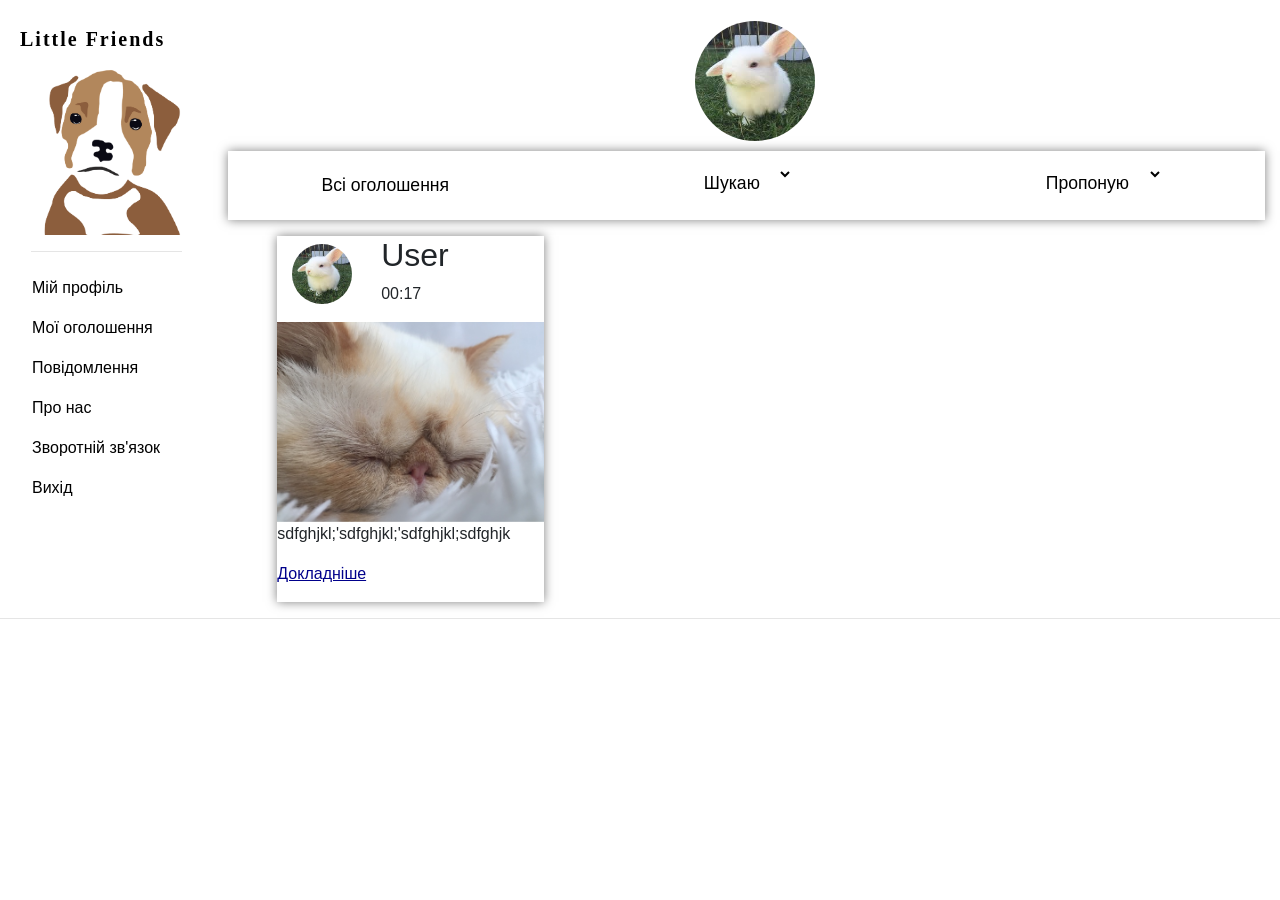
<file: front/templates/index.html>
<!DOCTYPE html>
<html>

    <head>
        <meta charset="utf-8">
        <meta http-equiv="X-UA-Compatible" content="IE=edge">
        <title>Little Friends</title>
        <meta name="description" content="Little Friends ...">
        <meta name="viewport" content="device = device-width, initial-scale=1">
        <link rel="stylesheet" type="text/css" href="../static/css/style.css">
        <link rel="stylesheet" href="https://stackpath.bootstrapcdn.com/bootstrap/4.5.2/css/bootstrap.min.css" integrity="sha384-JcKb8q3iqJ61gNV9KGb8thSsNjpSL0n8PARn9HuZOnIxN0hoP+VmmDGMN5t9UJ0Z" crossorigin="anonymous">
    
        <script src="https://code.jquery.com/jquery-3.5.1.slim.min.js" integrity="sha384-DfXdz2htPH0lsSSs5nCTpuj/zy4C+OGpamoFVy38MVBnE+IbbVYUew+OrCXaRkfj" crossorigin="anonymous"></script>
        
        <script src="https://cdn.jsdelivr.net/npm/popper.js@1.16.1/dist/umd/popper.min.js" integrity="sha384-9/reFTGAW83EW2RDu2S0VKaIzap3H66lZH81PoYlFhbGU+6BZp6G7niu735Sk7lN" crossorigin="anonymous"></script>
        
        <script src="https://stackpath.bootstrapcdn.com/bootstrap/4.5.2/js/bootstrap.min.js" integrity="sha384-B4gt1jrGC7Jh4AgTPSdUtOBvfO8shuf57BaghqFfPlYxofvL8/KUEfYiJOMMV+rV" crossorigin="anonymous"></script>
        
        <link rel="stylesheet" href="https://use.fontawesome.com/releases/v5.0.13/css/all.css" integrity="sha384-DNOHZ68U8hZfKXOrtjWvjxusGo9WQnrNx2sqG0tfsghAvtVlRW3tvkXWZh58N9jp" crossorigin="anonymous">
    </head>
    <body>
        <link rel="import" href="home/about.html">
        <div class="container-fluid">
            <div class="row">
                <div class="col-2">
                    <!-- left menu -->
                    <nav class="navbar">
                        <div class="row">
                            <!-- without h1 if user isn`t logged in -->
                            <!-- with h1 if user is logged -->
                            <h1><a href="#" class="brand navbar-brand">Little Friends</a></h1>
                            <img class="img-fluid" src="../static/img/logo-dog.png">
                        </div>
                        <br>
                        <hr>
                        <div class="row">
                            <ul class="nav navbar-nav bd-navbar-nav flex-column">

                                <!--user isn`t logged in
                                <li class="nav-item">
                                    <a class="nav-link" href="./login.html">Вхід</a>
                                </li>-->

                                <!--user is logged-->
                                <li class="nav-item">
                                    <a class="nav-link active" href="./my_profile.html">Мій профіль</a>
                                </li>
                                <li class="nav-item">
                                    <a class="nav-link active" href="./announcement/my_announcements.html">Мої оголошення</a>
                                </li>
                                <li class="nav-item">
                                    <a class="nav-link" href="./message.html">Повідомлення</a>
                                </li>

                                <!--for both-->
                                <li class="nav-item">
                                    <a class="nav-link" href="./home/about.html">Про нас</a>
                                </li>
                                <li class="nav-item">
                                    <a class="nav-link" href="./contact.html">Зворотній зв'язок</a>
                                </li>

                                <!--user is logged-->
                                <li class="nav-item">
                                    <a class="nav-link" href="./login.html" onclick="return confirm('Чи дійсно ви хочете вийти?')">Вихід</a>
                                </li>
                            </ul>
                        </div>
                    </nav>
                </div>
                <div class="col-10">

                    <!--user isn`t logged in
                    <div class="row">
                        <div class="col-12">
                            <h1 class="brand-not">Little Friends</h1>
                            <hr>
                        </div>
                    </div>-->

                    <!--user is logged in-->
                    <!-- user photo -->

                    <img class="avatar" src="../static/img/rub.jpg" alt="Avatar">

                    <!-- top menu -->
                    <div class="top-menu">
                        <div class="row">
                            <div class="col-4">
                                <input type="submit" value="Всі оголошення" class="top-menu-item"/>
                            </div>

                            <!-- filter looking for all or using hashtag -->
                            <div class="col-4">
                                <select class="top-menu-item">hello
                                    <option>Шукаю</option>
                                    <option>muy</option>
                                </select>
                            </div>

                            <!-- filter offer all or using hashtag -->

                            <div class="col-4">
                                <select class="top-menu-item">
                                    <option>Пропоную</option>
                                    <option>muy</option>
                                </select>
                            </div>
                        </div>
                    </div>

                    <div class="row">
                        <div class="announcement col-md-3">

                            <!-- announcement -->
                            <div class="row">
                                <div class="col-4">
                                     <img src="../static/img/rub.jpg" class="user-img"/>
                                </div>
                                <div class="col-8">
                                    <h2>User</h2>
                                    <p>00:17</p>
                                </div>
                            </div>
                            <div class="row">
                                <img src="../static/img/800846.jpg" class="img-fluid">
                                <p>sdfghjkl;'sdfghjkl;'sdfghjkl;sdfghjk</p>
                                
                                <!--user is logged-->
                                <a href="./announcement/details.html" class="announcement-link">Докладніше</a>
                            </div>

                        </div>
                    </div>
                </div>
                <hr>
            </div>
        </div>
    </body>
</html
</file>
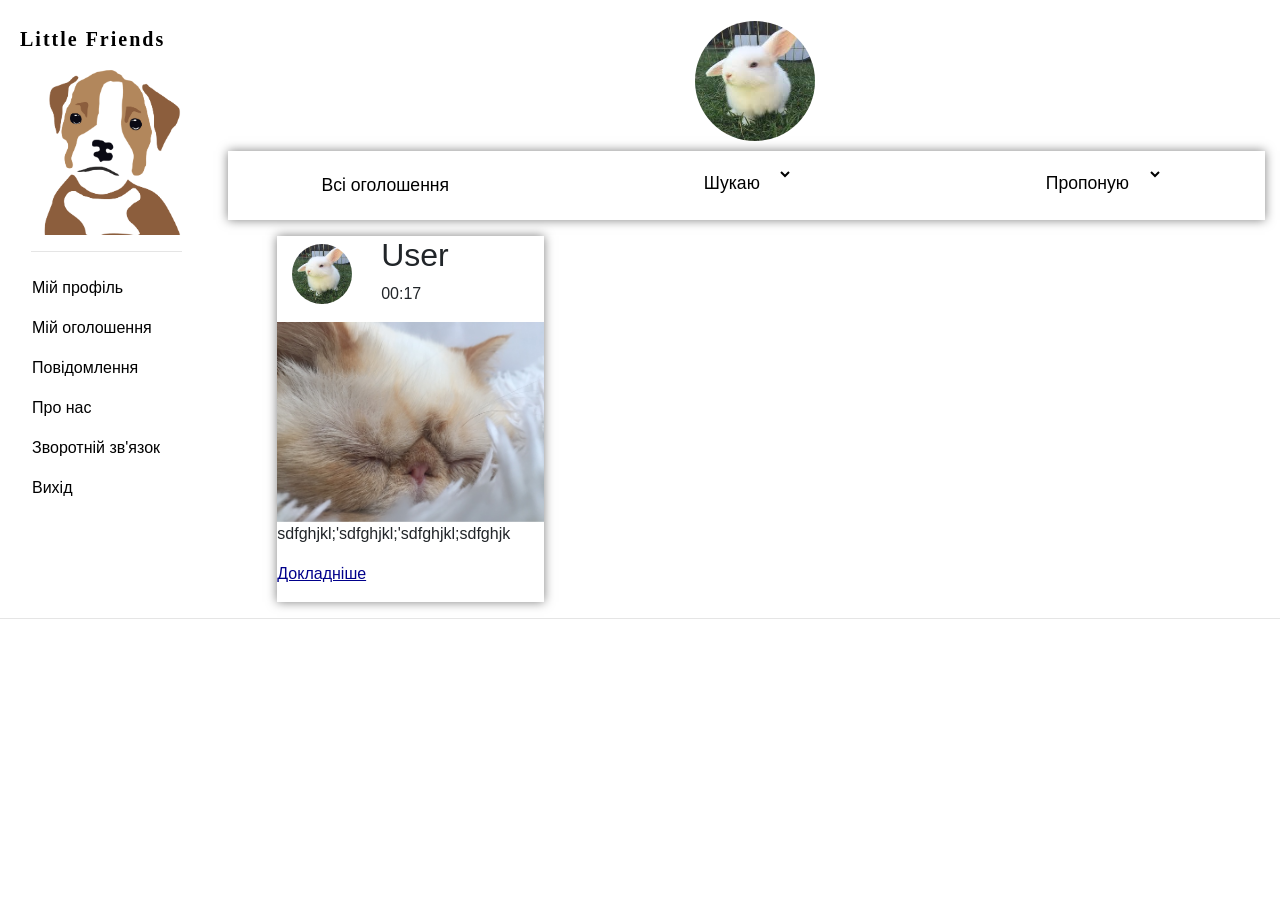
<file: front/views/index.html>
<!DOCTYPE html>
<html>

    <head>
        <meta charset="utf-8">
        <meta http-equiv="X-UA-Compatible" content="IE=edge">
        <title>Little Friends</title>
        <meta name="description" content="Little Friends ...">
        <meta name="viewport" content="device = device-width, initial-scale=1">
        <link rel="stylesheet" type="text/css" href="../templates/css/style.css">
        <link rel="stylesheet" href="https://stackpath.bootstrapcdn.com/bootstrap/4.5.2/css/bootstrap.min.css" integrity="sha384-JcKb8q3iqJ61gNV9KGb8thSsNjpSL0n8PARn9HuZOnIxN0hoP+VmmDGMN5t9UJ0Z" crossorigin="anonymous">
    
        <script src="https://code.jquery.com/jquery-3.5.1.slim.min.js" integrity="sha384-DfXdz2htPH0lsSSs5nCTpuj/zy4C+OGpamoFVy38MVBnE+IbbVYUew+OrCXaRkfj" crossorigin="anonymous"></script>
        
        <script src="https://cdn.jsdelivr.net/npm/popper.js@1.16.1/dist/umd/popper.min.js" integrity="sha384-9/reFTGAW83EW2RDu2S0VKaIzap3H66lZH81PoYlFhbGU+6BZp6G7niu735Sk7lN" crossorigin="anonymous"></script>
        
        <script src="https://stackpath.bootstrapcdn.com/bootstrap/4.5.2/js/bootstrap.min.js" integrity="sha384-B4gt1jrGC7Jh4AgTPSdUtOBvfO8shuf57BaghqFfPlYxofvL8/KUEfYiJOMMV+rV" crossorigin="anonymous"></script>
        
        <link rel="stylesheet" href="https://use.fontawesome.com/releases/v5.0.13/css/all.css" integrity="sha384-DNOHZ68U8hZfKXOrtjWvjxusGo9WQnrNx2sqG0tfsghAvtVlRW3tvkXWZh58N9jp" crossorigin="anonymous">
    </head>
    <body>
        <div class="container-fluid">
            <div class="row">
                <div class="col-2">
                    <!-- left menu -->
                    <nav class="navbar">
                        <div class="row">
                            <!-- without h1 if user isn`t logged in -->
                            <!-- with h1 if user is logged -->
                            <h1><a href="#" class="brand navbar-brand">Little Friends</a></h1>
                            <img class="img-fluid" src="../templates/img/logo-dog.png">
                        </div>
                        <br>
                        <hr>
                        <div class="row">
                            <ul class="nav navbar-nav bd-navbar-nav flex-column">

                                <!--user isn`t logged in
                                <li class="nav-item">
                                    <a class="nav-link" href="./login.html">Вхід</a>
                                </li>-->

                                <!--user is logged-->
                                <li class="nav-item">
                                    <a class="nav-link active" href="./my_profile.html">Мій профіль</a>
                                </li>
                                <li class="nav-item">
                                    <a class="nav-link active" href="./announcement/my_announcements.html">Мій оголошення</a>
                                </li>
                                <li class="nav-item">
                                    <a class="nav-link" href="./message.html">Повідомлення</a>
                                </li>

                                <!--for both-->
                                <li class="nav-item">
                                    <a class="nav-link" href="./home/about.html">Про нас</a>
                                </li>
                                <li class="nav-item">
                                    <a class="nav-link" href="./contact.html">Зворотній зв'язок</a>
                                </li>

                                <!--user is logged-->
                                <li class="nav-item">
                                    <a class="nav-link" href="./login.html" onclick="return confirm('Чи дійсно ви хочете вийти?')">Вихід</a>
                                </li>
                            </ul>
                        </div>
                    </nav>
                </div>
                <div class="col-10">

                    <!--user isn`t logged in
                    <div class="row">
                        <div class="col-12">
                            <h1 class="brand-not">Little Friends</h1>
                            <hr>
                        </div>
                    </div>-->

                    <!--user is logged in-->
                    <!-- user photo -->

                    <img class="avatar" src="../templates/img/rub.jpg" alt="Avatar">

                    <!-- top menu -->
                    <div class="top-menu">
                        <div class="row">
                            <div class="col-4">
                                <input type="submit" value="Всі оголошення" class="top-menu-item"/>
                            </div>

                            <!-- filter looking for all or using hashtag -->
                            <div class="col-4">
                                <select class="top-menu-item">hello
                                    <option>Шукаю</option>
                                    <option>muy</option>
                                </select>
                            </div>

                            <!-- filter offer all or using hashtag -->

                            <div class="col-4">
                                <select class="top-menu-item">
                                    <option>Пропоную</option>
                                    <option>muy</option>
                                </select>
                            </div>
                        </div>
                    </div>

                    <div class="row">
                        <div class="announcement col-md-3">

                            <!-- announcement -->
                            <div class="row">
                                <div class="col-4">
                                     <img src="../templates/img/rub.jpg" class="user-img"/>
                                </div>
                                <div class="col-8">
                                    <h2>User</h2>
                                    <p>00:17</p>
                                </div>
                            </div>
                            <div class="row">
                                <img src="../templates/img/800846.jpg" class="img-fluid">
                                <p>sdfghjkl;'sdfghjkl;'sdfghjkl;sdfghjk</p>
                                
                                <!--user is logged-->
                                <a href="./announcement/details.html" class="announcement-link">Докладніше</a>
                            </div>

                        </div>
                    </div>
                </div>
                <hr>
            </div>
        </div>
    </body>
</html
</file>
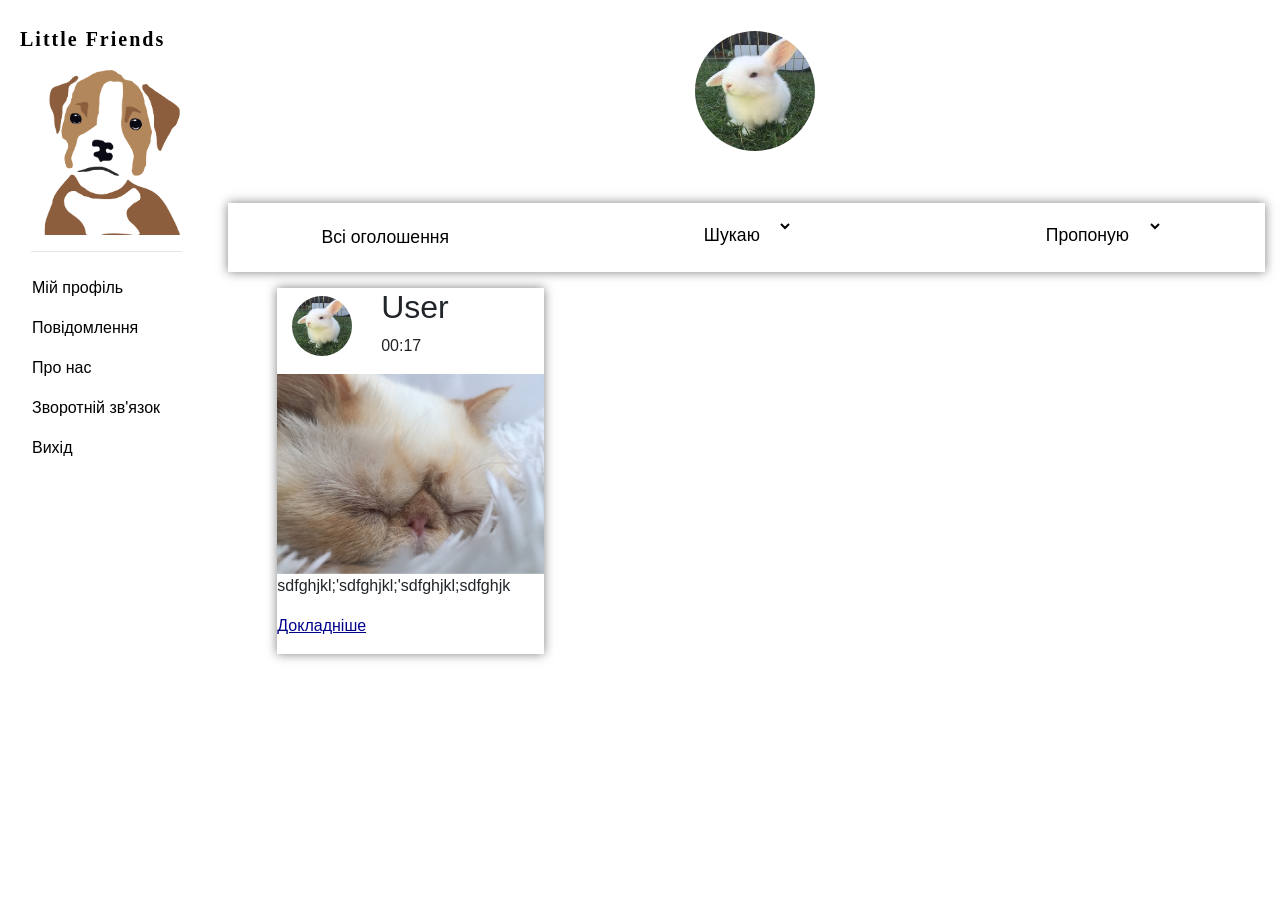
<file: project/views/index.html>
<!DOCTYPE html>
<html>

    <head>
        <meta charset="utf-8">
        <meta http-equiv="X-UA-Compatible" content="IE=edge">
        <title>Little Friends</title>
        <meta name="description" content="Little Friends ...">
        <meta name="viewport" content="device = device-width, initial-scale=1">
        <link rel="stylesheet" type="text/css" href="../templates/css/style.css">
        <link rel="stylesheet" href="https://stackpath.bootstrapcdn.com/bootstrap/4.5.2/css/bootstrap.min.css" integrity="sha384-JcKb8q3iqJ61gNV9KGb8thSsNjpSL0n8PARn9HuZOnIxN0hoP+VmmDGMN5t9UJ0Z" crossorigin="anonymous">
    
        <script src="https://code.jquery.com/jquery-3.5.1.slim.min.js" integrity="sha384-DfXdz2htPH0lsSSs5nCTpuj/zy4C+OGpamoFVy38MVBnE+IbbVYUew+OrCXaRkfj" crossorigin="anonymous"></script>
        
        <script src="https://cdn.jsdelivr.net/npm/popper.js@1.16.1/dist/umd/popper.min.js" integrity="sha384-9/reFTGAW83EW2RDu2S0VKaIzap3H66lZH81PoYlFhbGU+6BZp6G7niu735Sk7lN" crossorigin="anonymous"></script>
        
        <script src="https://stackpath.bootstrapcdn.com/bootstrap/4.5.2/js/bootstrap.min.js" integrity="sha384-B4gt1jrGC7Jh4AgTPSdUtOBvfO8shuf57BaghqFfPlYxofvL8/KUEfYiJOMMV+rV" crossorigin="anonymous"></script>
        
        <link rel="stylesheet" href="https://use.fontawesome.com/releases/v5.0.13/css/all.css" integrity="sha384-DNOHZ68U8hZfKXOrtjWvjxusGo9WQnrNx2sqG0tfsghAvtVlRW3tvkXWZh58N9jp" crossorigin="anonymous">
    </head>
    <body>
        <div class="container-fluid">
            <div class="row">
                <div class="col-2">
                    <!-- left menu -->
                    <nav class="navbar">
                        <div class="row">
                            <h1><a href="#" class="brand navbar-brand">Little Friends</a></h1>
                            <img class="img-fluid" src="../templates/img/logo-dog.png">
                        </div>
                        <br>
                        <hr>
                        <div class="row">
                            <ul class="nav navbar-nav bd-navbar-nav flex-column">
                                <li class="nav-item">
                                    <a class="nav-link active" href="./my_profile.html">Мій профіль</a>
                                </li>
                                <li class="nav-item">
                                    <a class="nav-link" href="./message.html">Повідомлення</a>
                                </li>
                                <li class="nav-item">
                                    <a class="nav-link" href="./about.html">Про нас</a>
                                </li>
                                <li class="nav-item">
                                    <a class="nav-link" href="./contact.html">Зворотній зв'язок</a>
                                </li>
                                <li class="nav-item">
                                    <a class="nav-link" href="./login.html" onclick="return confirm('Чи дійсно ви хочете вийти?')">Вихід</a>
                                </li>
                            </ul>
                        </div>
                    </nav>
                </div>
                <div class="col-10">
                    <!-- user photo -->
                    <img class="avatar" src="../templates/img/rub.jpg" alt="Avatar">
                    <!-- top menu -->
                    <div class="top-menu">
                        <div class="row">
                            <div class="col-4">
                                <input type="submit" value="Всі оголошення" class="top-menu-item"/>
                            </div>
                            <!-- filter looking for all or using hashtag -->
                            <div class="col-4">
                                <select class="top-menu-item">hello
                                    <option>Шукаю</option>
                                    <option>muy</option>
                                </select>
                            </div>
                            <!-- filter offer all or using hashtag -->
                            <div class="col-4">
                                <select class="top-menu-item">
                                    <option>Пропоную</option>
                                    <option>muy</option>
                                </select>
                            </div>
                        </div>
                    </div>
                    <div class="row">
                        <div class="announcement col-md-3">
                            <!-- announcement -->
                            <div class="row">
                                <div class="col-4">
                                     <img src="../templates/img/rub.jpg" class="user-img"/>
                                </div>
                                <div class="col-8">
                                    <h2>User</h2>
                                    <p>00:17</p>
                                </div>
                            </div>
                            <div class="row">
                                <img src="../templates/img/800846.jpg" class="img-fluid">
                                <p>sdfghjkl;'sdfghjkl;'sdfghjkl;sdfghjk</p>
                                <a href="#" class="announcement-link">Докладніше</a>
                            </div>
                        </div>
                    </div>
                </div>
            </div>
        </div>
    </body>
</html
</file>
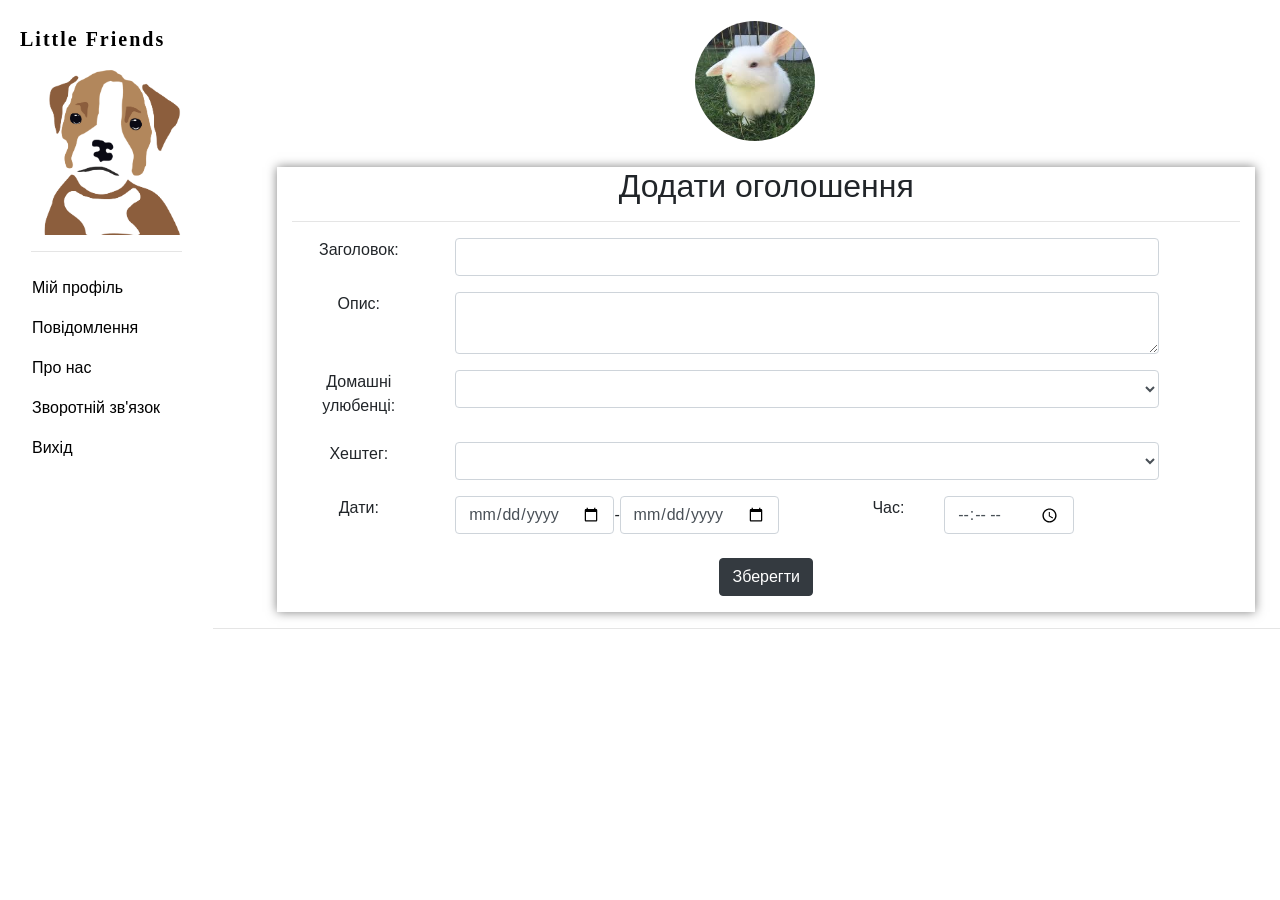
<file: views/announcement/create.html>
<!DOCTYPE html>
<html>

    <head>
        <meta charset="utf-8">
        <meta http-equiv="X-UA-Compatible" content="IE=edge">
        <title>Little Friends</title>
        <meta name="description" content="Little Friends ...">
        <meta name="viewport" content="device = device-width, initial-scale=1">
        <link rel="stylesheet" type="text/css" href="../../templates/css/style.css">
        <link rel="stylesheet" href="https://stackpath.bootstrapcdn.com/bootstrap/4.5.2/css/bootstrap.min.css" integrity="sha384-JcKb8q3iqJ61gNV9KGb8thSsNjpSL0n8PARn9HuZOnIxN0hoP+VmmDGMN5t9UJ0Z" crossorigin="anonymous">
    
        <script src="https://code.jquery.com/jquery-3.5.1.slim.min.js" integrity="sha384-DfXdz2htPH0lsSSs5nCTpuj/zy4C+OGpamoFVy38MVBnE+IbbVYUew+OrCXaRkfj" crossorigin="anonymous"></script>
        
        <script src="https://cdn.jsdelivr.net/npm/popper.js@1.16.1/dist/umd/popper.min.js" integrity="sha384-9/reFTGAW83EW2RDu2S0VKaIzap3H66lZH81PoYlFhbGU+6BZp6G7niu735Sk7lN" crossorigin="anonymous"></script>
        
        <script src="https://stackpath.bootstrapcdn.com/bootstrap/4.5.2/js/bootstrap.min.js" integrity="sha384-B4gt1jrGC7Jh4AgTPSdUtOBvfO8shuf57BaghqFfPlYxofvL8/KUEfYiJOMMV+rV" crossorigin="anonymous"></script>
        
        <link rel="stylesheet" href="https://use.fontawesome.com/releases/v5.0.13/css/all.css" integrity="sha384-DNOHZ68U8hZfKXOrtjWvjxusGo9WQnrNx2sqG0tfsghAvtVlRW3tvkXWZh58N9jp" crossorigin="anonymous">
    </head>
    <body>
        <div class="container-fluid">
            <div class="row">
                <div class="col-2">
                    <!-- left menu -->
                    <nav class="navbar">
                        <div class="row">
                            <h1><a href="../index.html" class="brand navbar-brand">Little Friends</a></h1>
                            <img class="img-fluid" src="../../templates/img/logo-dog.png">
                        </div>
                        <br>
                        <hr>
                        <div class="row">
                            <ul class="nav navbar-nav bd-navbar-nav flex-column">
                                <li class="nav-item">
                                    <a class="nav-link active" href="./my_profile.html">Мій профіль</a>
                                </li>
                                <li class="nav-item">
                                    <a class="nav-link" href="./message.html">Повідомлення</a>
                                </li>
                                <li class="nav-item">
                                    <a class="nav-link" href="./about.html">Про нас</a>
                                </li>
                                <li class="nav-item">
                                    <a class="nav-link" href="./contact.html">Зворотній зв'язок</a>
                                </li>
                                <li class="nav-item">
                                    <a class="nav-link" href="./login.html" onclick="return confirm('Чи дійсно ви хочете вийти?')">Вихід</a>
                                </li>
                            </ul>
                        </div>
                    </nav>
                </div>
                <div class="col-10">

                    <!-- user photo -->
                    <img class="avatar" src="../../templates/img/rub.jpg" alt="Avatar">

                    <div class="row">
                        <div class="announcement col-11">

                            <!-- form for change inf about announcement-->
                            <form method="POST" class="form text-center">
                                <h2>Додати оголошення</h2>
                                <hr>
                                <div class="pad row">
                                    <div class="col-2">
                                        <label for="title" class="">Заголовок:</label>
                                    </div>
                                    <div class="col-9">
                                        <input type="text" id="title" class="form-control">
                                    </div>
                                </div>
                                <div class="pad row">
                                    <div class="col-2">
                                        <label for="description" class="">Опис:</label>
                                    </div>
                                    <div class="col-9">
                                        <textarea id="description" class="form-control"></textarea>
                                    </div>
                                </div>
                                <div class="pad row">
                                    <div class="col-2">
                                        <label for="pets" class="">Домашні улюбенці:</label>
                                    </div>
                                    <div class="col-9">
                                        <select id="pets" class="form-control">
                                            <option></option>
                                            <option>Мерчі</option>
                                        </select>
                                    </div>
                                </div>
                                <div class="pad row">
                                    <div class="col-2">
                                        <label for="hashtag" class="">Хештег:</label>
                                    </div>
                                    <div class="col-9">
                                        <select id="hashtag" class="form-control">
                                            <option></option>
                                            <option>зззз</option>
                                            <option>ииииии</option>
                                        </select>
                                    </div>
                                </div>
                                <div class="pad row">
                                    <div class="col-2">
                                        <label class="">Дати:</label>
                                    </div>
                                    <div class="col-5 form-inline">
                                        <input type="date" class="form-control" > <i> - </i>
                                        <input type="date" class="form-control">
                                    </div>
                                    <div class="col-1">
                                        <label class="">Час:</label>
                                    </div>
                                    <div class="col-4 form-inline">
                                        <input type="time" class="form-control">
                                    </div>
                                </div>
                                <br>
                                <input type="submit" class="btn btn-dark" value="Зберегти">
                            </form>
                    </div>
                    <hr>
                </div>
            </div>
        </div>
    </body>
</html
</file>
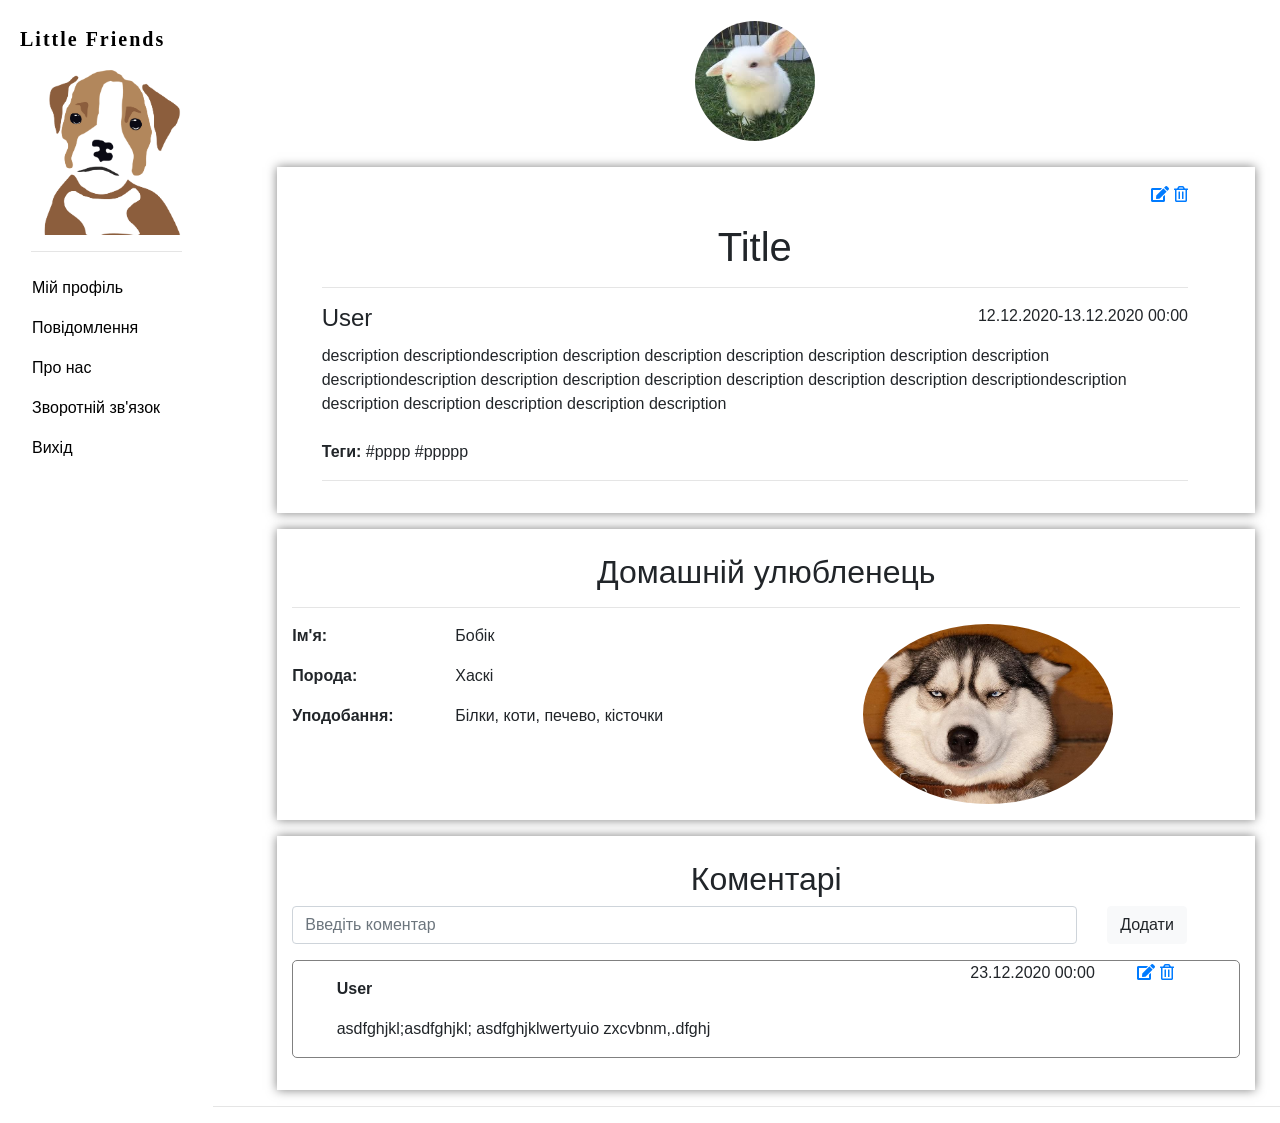
<file: views/announcement/details.html>
<!DOCTYPE html>
<html>

    <head>
        <meta charset="utf-8">
        <meta http-equiv="X-UA-Compatible" content="IE=edge">
        <title>Little Friends</title>
        <meta name="description" content="Little Friends ...">
        <meta name="viewport" content="device = device-width, initial-scale=1">
        <link rel="stylesheet" type="text/css" href="../../templates/css/style.css">
        <link rel="stylesheet" href="https://stackpath.bootstrapcdn.com/bootstrap/4.5.2/css/bootstrap.min.css" integrity="sha384-JcKb8q3iqJ61gNV9KGb8thSsNjpSL0n8PARn9HuZOnIxN0hoP+VmmDGMN5t9UJ0Z" crossorigin="anonymous">
    
        <script src="https://code.jquery.com/jquery-3.5.1.slim.min.js" integrity="sha384-DfXdz2htPH0lsSSs5nCTpuj/zy4C+OGpamoFVy38MVBnE+IbbVYUew+OrCXaRkfj" crossorigin="anonymous"></script>
        
        <script src="https://cdn.jsdelivr.net/npm/popper.js@1.16.1/dist/umd/popper.min.js" integrity="sha384-9/reFTGAW83EW2RDu2S0VKaIzap3H66lZH81PoYlFhbGU+6BZp6G7niu735Sk7lN" crossorigin="anonymous"></script>
        
        <script src="https://stackpath.bootstrapcdn.com/bootstrap/4.5.2/js/bootstrap.min.js" integrity="sha384-B4gt1jrGC7Jh4AgTPSdUtOBvfO8shuf57BaghqFfPlYxofvL8/KUEfYiJOMMV+rV" crossorigin="anonymous"></script>
        
        <link rel="stylesheet" href="https://use.fontawesome.com/releases/v5.0.13/css/all.css" integrity="sha384-DNOHZ68U8hZfKXOrtjWvjxusGo9WQnrNx2sqG0tfsghAvtVlRW3tvkXWZh58N9jp" crossorigin="anonymous">
    </head>
    <body>
        <div class="container-fluid">
            <div class="row">
                <div class="col-2">
                    <!-- left menu -->
                    <nav class="navbar">
                        <div class="row">
                            <h1><a href="../index.html" class="brand navbar-brand">Little Friends</a></h1>
                            <img class="img-fluid" src="../../templates/img/logo-dog.png">
                        </div>
                        <br>
                        <hr>
                        <div class="row">
                            <ul class="nav navbar-nav bd-navbar-nav flex-column">
                                <li class="nav-item">
                                    <a class="nav-link active" href="./my_profile.html">Мій профіль</a>
                                </li>
                                <li class="nav-item">
                                    <a class="nav-link" href="./message.html">Повідомлення</a>
                                </li>
                                <li class="nav-item">
                                    <a class="nav-link" href="./about.html">Про нас</a>
                                </li>
                                <li class="nav-item">
                                    <a class="nav-link" href="./contact.html">Зворотній зв'язок</a>
                                </li>
                                <li class="nav-item">
                                    <a class="nav-link" href="./login.html" onclick="return confirm('Чи дійсно ви хочете вийти?')">Вихід</a>
                                </li>
                            </ul>
                        </div>
                    </nav>
                </div>
                <div class="col-10">

                    <!-- user photo -->
                    <img class="avatar" src="../../templates/img/rub.jpg" alt="Avatar">

                    <div class="row">
                        <div class="announcement col-11">

                            <!-- announcement -->
                            <div class="row">
                                <div class="pad col-11">

                                    <!--admin or user is owner-->
                                    <p class="text-right"><a href="./edit.html"><i class="fas fa-edit"></i></a>
                                        <a href="../index.html" onclick="return confirm('Чи дійсно ви хочете видалити дане оголошення?')"><i class="far fa-trash-alt"></i></a></p>
                                    
                                    <h1 class="text-center">Title</h1>
                                    <hr>
                                    <div class="row">
                                        <div class="col-6">
                                            <h4>User</h4>
                                        </div>
                                        <div class="col-6">
                                            <p class="text-right">12.12.2020-13.12.2020 00:00</p>
                                        </div>
                                    </div>
                                    <article>
                                        description descriptiondescription description description description description description description descriptiondescription description description description description description description descriptiondescription description description description description description
                                    </article>
                                    <br>
                                    <p><strong>Теги:</strong>
                                    #pppp #ppppp</p>
                                    <hr>
                                </div>
                            </div>
                        </div>
                    </div>

                    <div class="row">
                        <div class="announcement col-11">
                            <br>
                            <h2 class="text-center">Домашній улюбленець</h2>
                                    <hr>
                                    <div class="row">
                                        <div class="col-2">
                                            <p><strong>Ім'я:</strong></p>
                                            <p><strong>Порода: </strong></p>
                                            <p><strong>Уподобання:</strong></p>
                                        </div>
                                        <div class="col-5">
                                            <p>Бобік</p>
                                            <p>Хаскі</p>
                                            <p>Білки, коти, печево, кісточки</p>
                                        </div>
                                        <div class="col-5">
                                            <img src="../../templates/img/bobik.jpg" class="pet img-fluid">
                                        </div>
                                    </div>
                        </div>
                    </div>

                    <div class="row">
                        <div class="announcement col-11">
                            <br>
                            <h2 class="text-center">Коментарі</h2>

                            <!--add comments-->
                            <form class="form row" method="POST">
                                <div class="col-10">
                                    <input type="text" class="form-control" name="comment" placeholder="Введіть коментар">
                                </div>
                                <div class="col-2">
                                <input type="submit" class="btn btn-light" value="Додати">
                            </div>
                            </form>

                            <!--comments-->
                            <div class="comment container-fluid">
                                <div class="row">
                                    <div class="pad col-5">
                                        <strong>User</strong>
                                    </div>
                                    <div class="col-5">
                                        <p class="text-right">23.12.2020 00:00</p>
                                    </div>

                                    <!--for owner and admin-->
                                    <div class="col-1">
                                        <p class="text-right"><a href="./edit.html"><i class="fas fa-edit"></i></a>
                                            <a href="#" onclick="return confirm('Чи дійсно ви хочете видалити дане оголошення?')"><i class="far fa-trash-alt"></i></a>
                                    </div>
                                </div>
                                <div class="row">
                                    <div class="pad col-11">
                                        <p>
                                            asdfghjkl;asdfghjkl;   asdfghjklwertyuio zxcvbnm,.dfghj
                                        </p>
                                    </div>
                                </div>
                            </div>
                        </div>
                        <hr>
                    </div>
                </div>
            </div>
        </div>
    </body>
</html
</file>
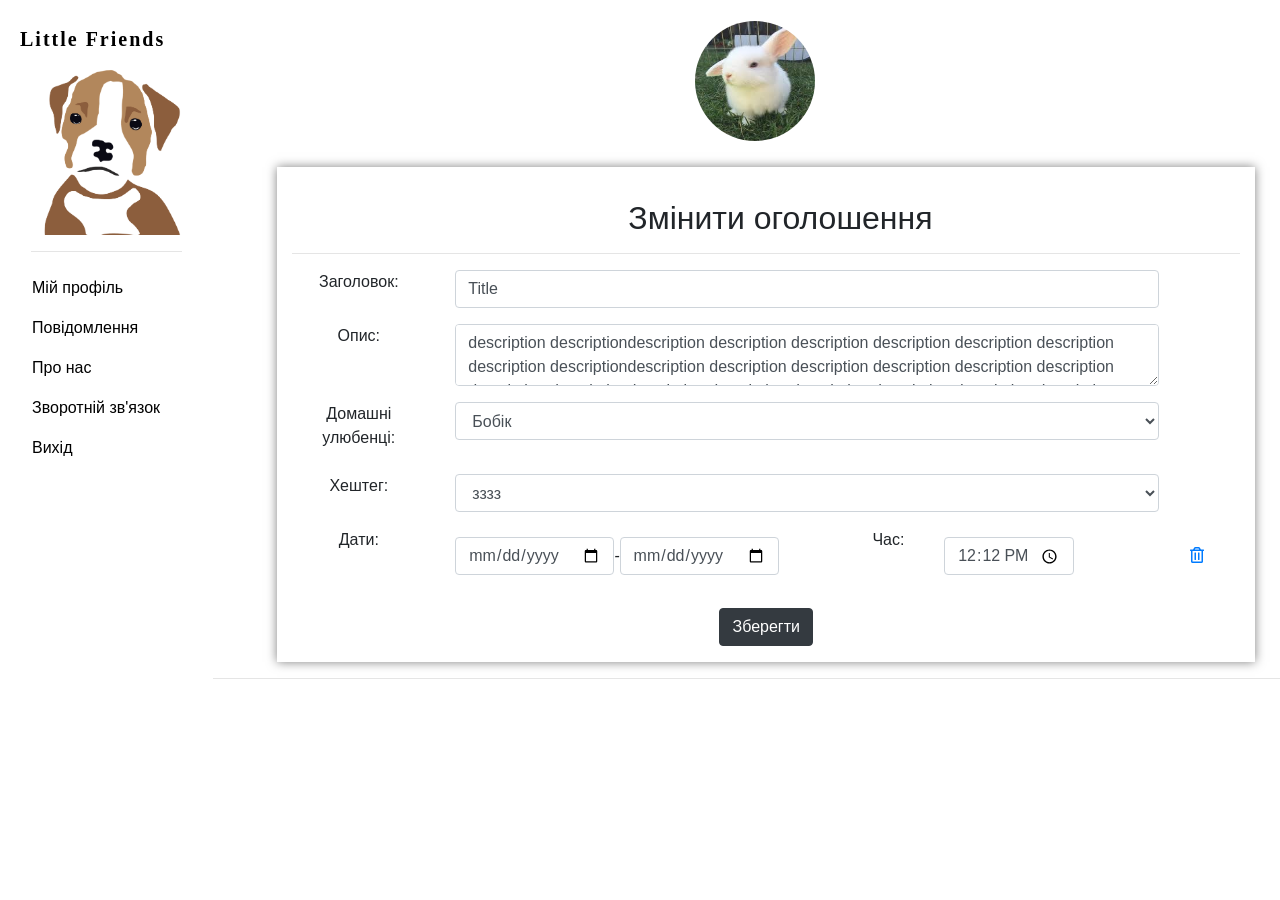
<file: views/announcement/edit.html>
<!DOCTYPE html>
<html>

    <head>
        <meta charset="utf-8">
        <meta http-equiv="X-UA-Compatible" content="IE=edge">
        <title>Little Friends</title>
        <meta name="description" content="Little Friends ...">
        <meta name="viewport" content="device = device-width, initial-scale=1">
        <link rel="stylesheet" type="text/css" href="../../templates/css/style.css">
        <link rel="stylesheet" href="https://stackpath.bootstrapcdn.com/bootstrap/4.5.2/css/bootstrap.min.css" integrity="sha384-JcKb8q3iqJ61gNV9KGb8thSsNjpSL0n8PARn9HuZOnIxN0hoP+VmmDGMN5t9UJ0Z" crossorigin="anonymous">
    
        <script src="https://code.jquery.com/jquery-3.5.1.slim.min.js" integrity="sha384-DfXdz2htPH0lsSSs5nCTpuj/zy4C+OGpamoFVy38MVBnE+IbbVYUew+OrCXaRkfj" crossorigin="anonymous"></script>
        
        <script src="https://cdn.jsdelivr.net/npm/popper.js@1.16.1/dist/umd/popper.min.js" integrity="sha384-9/reFTGAW83EW2RDu2S0VKaIzap3H66lZH81PoYlFhbGU+6BZp6G7niu735Sk7lN" crossorigin="anonymous"></script>
        
        <script src="https://stackpath.bootstrapcdn.com/bootstrap/4.5.2/js/bootstrap.min.js" integrity="sha384-B4gt1jrGC7Jh4AgTPSdUtOBvfO8shuf57BaghqFfPlYxofvL8/KUEfYiJOMMV+rV" crossorigin="anonymous"></script>
        
        <link rel="stylesheet" href="https://use.fontawesome.com/releases/v5.0.13/css/all.css" integrity="sha384-DNOHZ68U8hZfKXOrtjWvjxusGo9WQnrNx2sqG0tfsghAvtVlRW3tvkXWZh58N9jp" crossorigin="anonymous">
    </head>
    <body>
        <div class="container-fluid">
            <div class="row">
                <div class="col-2">
                    <!-- left menu -->
                    <nav class="navbar">
                        <div class="row">
                            <h1><a href="../index.html" class="brand navbar-brand">Little Friends</a></h1>
                            <img class="img-fluid" src="../../templates/img/logo-dog.png">
                        </div>
                        <br>
                        <hr>
                        <div class="row">
                            <ul class="nav navbar-nav bd-navbar-nav flex-column">
                                <li class="nav-item">
                                    <a class="nav-link active" href="./my_profile.html">Мій профіль</a>
                                </li>
                                <li class="nav-item">
                                    <a class="nav-link" href="./message.html">Повідомлення</a>
                                </li>
                                <li class="nav-item">
                                    <a class="nav-link" href="./about.html">Про нас</a>
                                </li>
                                <li class="nav-item">
                                    <a class="nav-link" href="./contact.html">Зворотній зв'язок</a>
                                </li>
                                <li class="nav-item">
                                    <a class="nav-link" href="./login.html" onclick="return confirm('Чи дійсно ви хочете вийти?')">Вихід</a>
                                </li>
                            </ul>
                        </div>
                    </nav>
                </div>
                <div class="col-10">

                    <!-- user photo -->
                    <img class="avatar" src="../../templates/img/rub.jpg" alt="Avatar">

                    <div class="row">
                        <div class="announcement col-11">
                            <h2 class="pad text-center">Змінити оголошення</h2>
                            <hr>

                            <!-- form for change inf about announcement-->
                            <form method="POST" class="form text-center">
                                <div class="pad row">
                                    <div class="col-2">
                                        <label for="title" class="">Заголовок:</label>
                                    </div>
                                    <div class="col-9">
                                        <input type="text" id="title" class="form-control" value="Title">
                                    </div>
                                </div>
                                <div class="pad row">
                                    <div class="col-2">
                                        <label for="description" class="">Опис:</label>
                                    </div>
                                    <div class="col-9">
                                        <textarea id="description" class="form-control">description descriptiondescription description description description description description description descriptiondescription description description description description description description descriptiondescription description description description description description</textarea>
                                    </div>
                                </div>
                                <div class="pad row">
                                    <div class="col-2">
                                        <label for="pets" class="">Домашні улюбенці:</label>
                                    </div>
                                    <div class="col-9">
                                        <select id="pets" class="form-control">
                                            <option>Бобік</option>
                                            <option>Мерчі</option>
                                        </select>
                                    </div>
                                </div>
                                <div class="pad row">
                                    <div class="col-2">
                                        <label for="hashtag" class="">Хештег:</label>
                                    </div>
                                    <div class="col-9">
                                        <select id="hashtag" class="form-control">
                                            <option>зззз</option>
                                            <option>ииииии</option>
                                        </select>
                                    </div>
                                </div>
                                <div class="pad row">
                                    <div class="col-2">
                                        <label class="">Дати:</label>
                                    </div>
                                    <div class="col-5 form-inline">
                                        <input type="date" class="form-control" value="12/12/2020"> <i> - </i>
                                        <input type="date" class="form-control" value="2020/12/12">
                                    </div>
                                    <div class="col-1">
                                        <label class="">Час:</label>
                                    </div>
                                    <div class="col-3 form-inline">
                                        <input type="time" class="form-control" value="12:12">
                                    </div>
                                    <div class="col-1">
                                        <p class="pad text-left"> <a href="../index.html" onclick="return confirm('Чи дійсно ви хочете видалити дане оголошення?')"><i class="far fa-trash-alt"></i></a></p>
                                    </div>
                                </div>
                                <br>
                                <input type="submit" class="btn btn-dark" value="Зберегти">
                            </form>
                    </div>
                    <hr>
                </div>
            </div>
        </div>
    </body>
</html
</file>
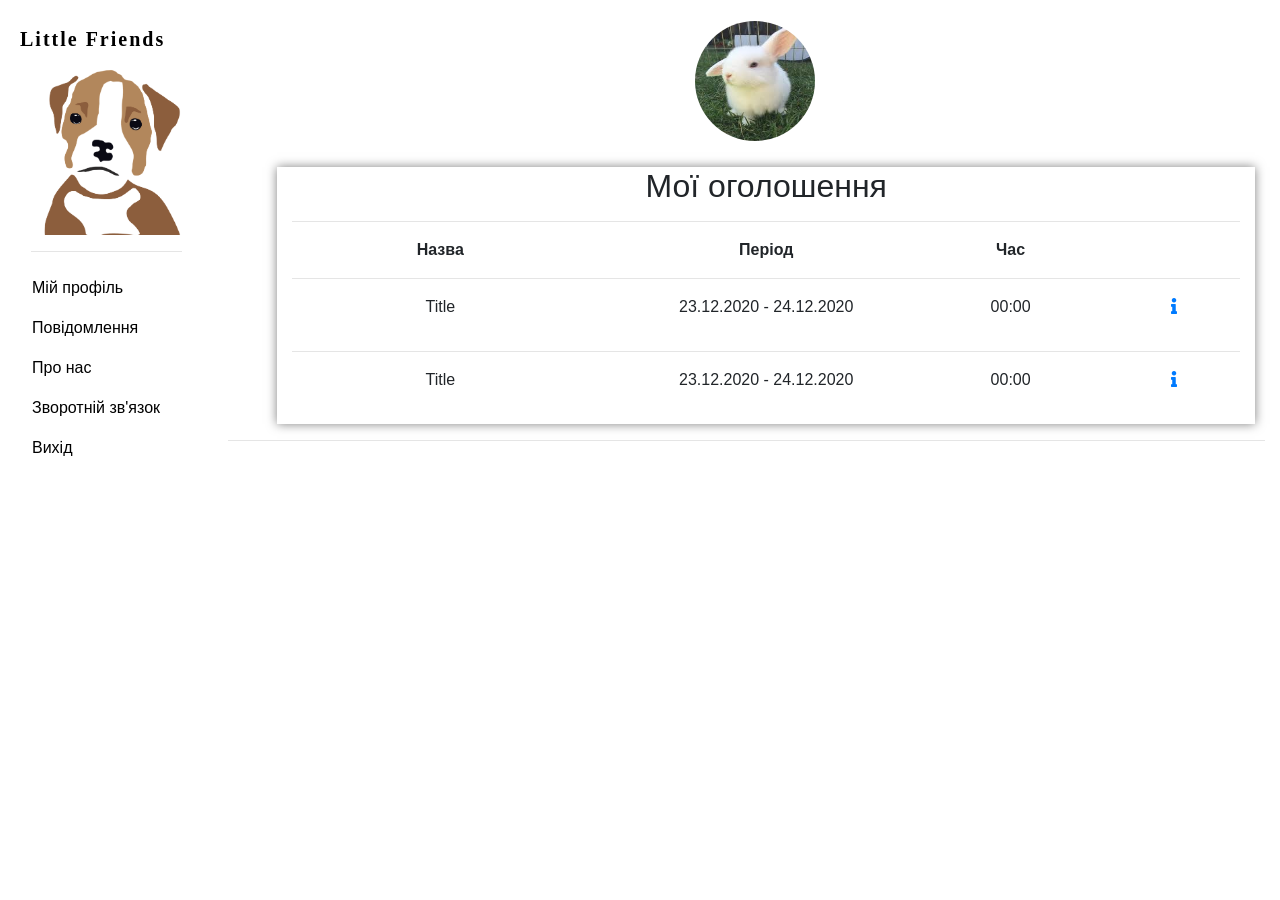
<file: views/announcement/my_announcements.html>
<!DOCTYPE html>
<html>

    <head>
        <meta charset="utf-8">
        <meta http-equiv="X-UA-Compatible" content="IE=edge">
        <title>Little Friends</title>
        <meta name="description" content="Little Friends ...">
        <meta name="viewport" content="device = device-width, initial-scale=1">
        <link rel="stylesheet" type="text/css" href="../../templates/css/style.css">
        <link rel="stylesheet" href="https://stackpath.bootstrapcdn.com/bootstrap/4.5.2/css/bootstrap.min.css" integrity="sha384-JcKb8q3iqJ61gNV9KGb8thSsNjpSL0n8PARn9HuZOnIxN0hoP+VmmDGMN5t9UJ0Z" crossorigin="anonymous">
    
        <script src="https://code.jquery.com/jquery-3.5.1.slim.min.js" integrity="sha384-DfXdz2htPH0lsSSs5nCTpuj/zy4C+OGpamoFVy38MVBnE+IbbVYUew+OrCXaRkfj" crossorigin="anonymous"></script>
        
        <script src="https://cdn.jsdelivr.net/npm/popper.js@1.16.1/dist/umd/popper.min.js" integrity="sha384-9/reFTGAW83EW2RDu2S0VKaIzap3H66lZH81PoYlFhbGU+6BZp6G7niu735Sk7lN" crossorigin="anonymous"></script>
        
        <script src="https://stackpath.bootstrapcdn.com/bootstrap/4.5.2/js/bootstrap.min.js" integrity="sha384-B4gt1jrGC7Jh4AgTPSdUtOBvfO8shuf57BaghqFfPlYxofvL8/KUEfYiJOMMV+rV" crossorigin="anonymous"></script>
        
        <link rel="stylesheet" href="https://use.fontawesome.com/releases/v5.0.13/css/all.css" integrity="sha384-DNOHZ68U8hZfKXOrtjWvjxusGo9WQnrNx2sqG0tfsghAvtVlRW3tvkXWZh58N9jp" crossorigin="anonymous">
    </head>
    <body>
        <div class="container-fluid">
            <div class="row">
                <div class="col-2">
                    <!-- left menu -->
                    <nav class="navbar">
                        <div class="row">
                            <h1><a href="../index.html" class="brand navbar-brand">Little Friends</a></h1>
                            <img class="img-fluid" src="../../templates/img/logo-dog.png">
                        </div>
                        <br>
                        <hr>
                        <div class="row">
                            <ul class="nav navbar-nav bd-navbar-nav flex-column">
                                <li class="nav-item">
                                    <a class="nav-link active" href="./my_profile.html">Мій профіль</a>
                                </li>
                                <li class="nav-item">
                                    <a class="nav-link" href="./message.html">Повідомлення</a>
                                </li>
                                <li class="nav-item">
                                    <a class="nav-link" href="./about.html">Про нас</a>
                                </li>
                                <li class="nav-item">
                                    <a class="nav-link" href="./contact.html">Зворотній зв'язок</a>
                                </li>
                                <li class="nav-item">
                                    <a class="nav-link" href="./login.html" onclick="return confirm('Чи дійсно ви хочете вийти?')">Вихід</a>
                                </li>
                            </ul>
                        </div>
                    </nav>
                </div>
                <div class="col-10">

                    <!-- user photo -->
                    <img class="avatar" src="../../templates/img/rub.jpg" alt="Avatar">

                    <div class="row">
                        <div class="announcement col-11 text-center">
                            <h2>Мої оголошення</h2>
                            <hr>
                            <div class="row">
                                <div class="col-4">
                                    <strong>Назва</strong>
                                </div>
                                <div class="col-4">
                                    <strong>Період</strong>
                                </div>
                                <div class="col-2">
                                    <strong>Час</strong>
                                </div>
                            </div>
                            <hr>

                            <div class="row">
                                <div class="col-4">
                                    <p>Title</p>
                                </div>
                                <div class="col-4">
                                    <p>23.12.2020 - 24.12.2020</p>
                                </div>
                                <div class="col-2">
                                    <p>00:00</p>
                                </div>
                                <div class="col-2">
                                    <a href="./details.html"><i class="fas fa-info"></i></a>
                                </div>
                            </div>
                            <hr>
                            <div class="row">
                                <div class="col-4">
                                    <p>Title</p>
                                </div>
                                <div class="col-4">
                                    <p>23.12.2020 - 24.12.2020</p>
                                </div>
                                <div class="col-2">
                                    <p>00:00</p>
                                </div>
                                <div class="col-2">
                                    <a href="./details.html"><i class="fas fa-info"></i></a>
                                </div>
                            </div>
                            
                        </div>
                    </div>
                    <hr>
                </div>
            </div>
        </div>
    </body>
</html
</file>
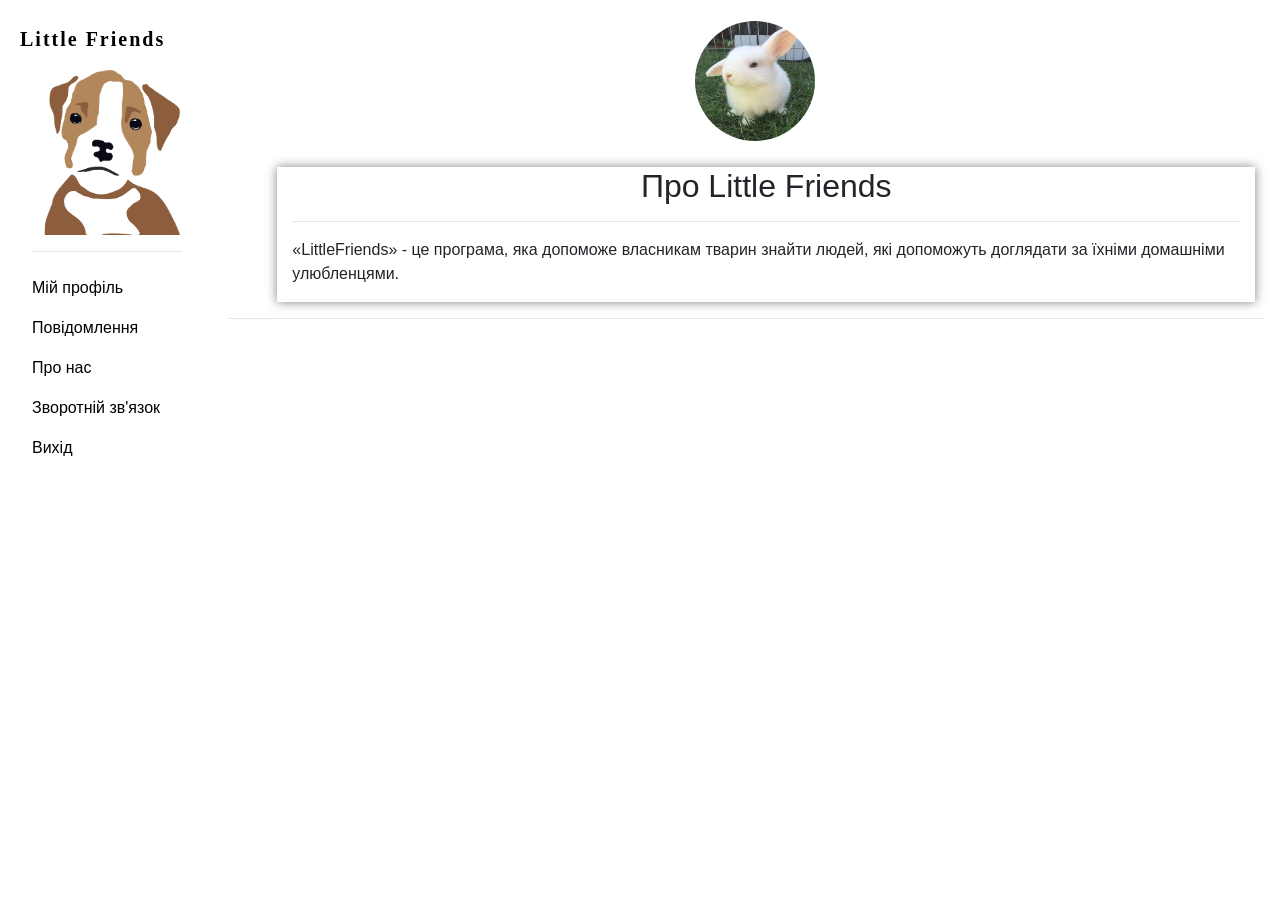
<file: views/home/about.html>
<!DOCTYPE html>
<html>

    <head>
        <meta charset="utf-8">
        <meta http-equiv="X-UA-Compatible" content="IE=edge">
        <title>Little Friends</title>
        <meta name="description" content="Little Friends ...">
        <meta name="viewport" content="device = device-width, initial-scale=1">
        <link rel="stylesheet" type="text/css" href="../../templates/css/style.css">
        <link rel="stylesheet" href="https://stackpath.bootstrapcdn.com/bootstrap/4.5.2/css/bootstrap.min.css" integrity="sha384-JcKb8q3iqJ61gNV9KGb8thSsNjpSL0n8PARn9HuZOnIxN0hoP+VmmDGMN5t9UJ0Z" crossorigin="anonymous">
    
        <script src="https://code.jquery.com/jquery-3.5.1.slim.min.js" integrity="sha384-DfXdz2htPH0lsSSs5nCTpuj/zy4C+OGpamoFVy38MVBnE+IbbVYUew+OrCXaRkfj" crossorigin="anonymous"></script>
        
        <script src="https://cdn.jsdelivr.net/npm/popper.js@1.16.1/dist/umd/popper.min.js" integrity="sha384-9/reFTGAW83EW2RDu2S0VKaIzap3H66lZH81PoYlFhbGU+6BZp6G7niu735Sk7lN" crossorigin="anonymous"></script>
        
        <script src="https://stackpath.bootstrapcdn.com/bootstrap/4.5.2/js/bootstrap.min.js" integrity="sha384-B4gt1jrGC7Jh4AgTPSdUtOBvfO8shuf57BaghqFfPlYxofvL8/KUEfYiJOMMV+rV" crossorigin="anonymous"></script>
        
        <link rel="stylesheet" href="https://use.fontawesome.com/releases/v5.0.13/css/all.css" integrity="sha384-DNOHZ68U8hZfKXOrtjWvjxusGo9WQnrNx2sqG0tfsghAvtVlRW3tvkXWZh58N9jp" crossorigin="anonymous">
    </head>
    <body>
        <div class="container-fluid">
            <div class="row">
                <div class="col-2">
                    <!-- left menu -->
                    <nav class="navbar">
                        <div class="row">
                            <h1><a href="../index.html" class="brand navbar-brand">Little Friends</a></h1>
                            <img class="img-fluid" src="../../templates/img/logo-dog.png">
                        </div>
                        <br>
                        <hr>
                        <div class="row">
                            <ul class="nav navbar-nav bd-navbar-nav flex-column">
                                <li class="nav-item">
                                    <a class="nav-link active" href="./my_profile.html">Мій профіль</a>
                                </li>
                                <li class="nav-item">
                                    <a class="nav-link" href="./message.html">Повідомлення</a>
                                </li>
                                <li class="nav-item">
                                    <a class="nav-link" href="./about.html">Про нас</a>
                                </li>
                                <li class="nav-item">
                                    <a class="nav-link" href="./contact.html">Зворотній зв'язок</a>
                                </li>
                                <li class="nav-item">
                                    <a class="nav-link" href="./login.html" onclick="return confirm('Чи дійсно ви хочете вийти?')">Вихід</a>
                                </li>
                            </ul>
                        </div>
                    </nav>
                </div>
                <div class="col-10">

                    <!-- user photo -->
                    <img class="avatar" src="../../templates/img/rub.jpg" alt="Avatar">

                    <div class="row">
                        <div class="announcement col-11">
                            <h2 class="text-center">Про Little Friends</h2>
                            <hr>
                            <article>
                                «LittleFriends» - це програма, яка допоможе власникам тварин знайти людей, які допоможуть доглядати за їхніми домашніми улюбленцями. 
                            </article>
                        </div>   
                    </div>
                    <hr>
                </div>
            </div>
        </div>
    </body>
</html
</file>
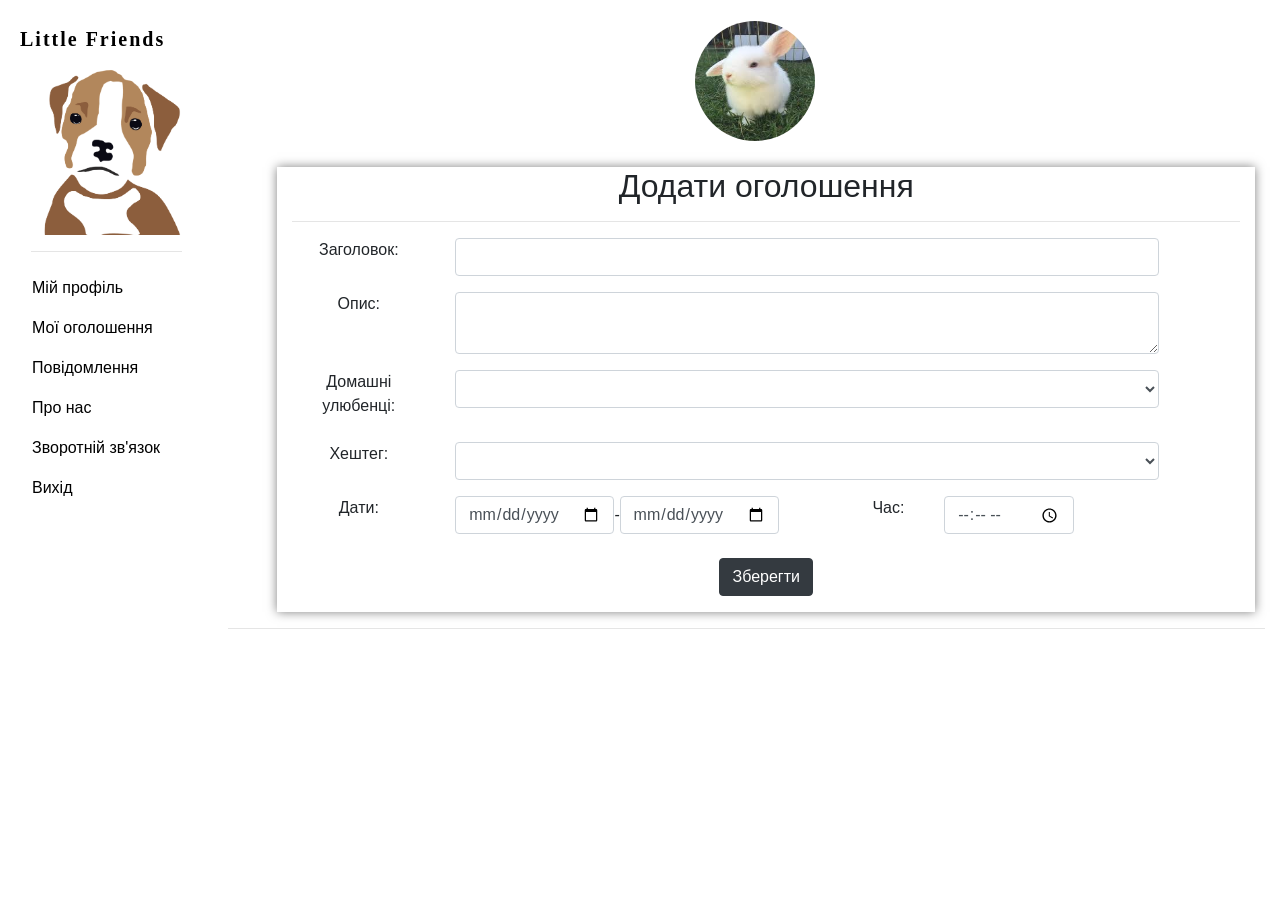
<file: front/templates/announcement/create.html>
<!DOCTYPE html>
<html>

    <head>
        <meta charset="utf-8">
        <meta http-equiv="X-UA-Compatible" content="IE=edge">
        <title>Little Friends</title>
        <meta name="description" content="Little Friends ...">
        <meta name="viewport" content="device = device-width, initial-scale=1">
        <link rel="stylesheet" type="text/css" href="../../static/css/style.css">
        <link rel="stylesheet" href="https://stackpath.bootstrapcdn.com/bootstrap/4.5.2/css/bootstrap.min.css" integrity="sha384-JcKb8q3iqJ61gNV9KGb8thSsNjpSL0n8PARn9HuZOnIxN0hoP+VmmDGMN5t9UJ0Z" crossorigin="anonymous">
    
        <script src="https://code.jquery.com/jquery-3.5.1.slim.min.js" integrity="sha384-DfXdz2htPH0lsSSs5nCTpuj/zy4C+OGpamoFVy38MVBnE+IbbVYUew+OrCXaRkfj" crossorigin="anonymous"></script>
        
        <script src="https://cdn.jsdelivr.net/npm/popper.js@1.16.1/dist/umd/popper.min.js" integrity="sha384-9/reFTGAW83EW2RDu2S0VKaIzap3H66lZH81PoYlFhbGU+6BZp6G7niu735Sk7lN" crossorigin="anonymous"></script>
        
        <script src="https://stackpath.bootstrapcdn.com/bootstrap/4.5.2/js/bootstrap.min.js" integrity="sha384-B4gt1jrGC7Jh4AgTPSdUtOBvfO8shuf57BaghqFfPlYxofvL8/KUEfYiJOMMV+rV" crossorigin="anonymous"></script>
        
        <link rel="stylesheet" href="https://use.fontawesome.com/releases/v5.0.13/css/all.css" integrity="sha384-DNOHZ68U8hZfKXOrtjWvjxusGo9WQnrNx2sqG0tfsghAvtVlRW3tvkXWZh58N9jp" crossorigin="anonymous">
    </head>
    <body>
        <div class="container-fluid">
            <div class="row">
                <div class="col-2">

                    <!-- left menu -->
                    <nav class="navbar">
                        <div class="row">
                            <h1><a href="../index.html" class="brand navbar-brand">Little Friends</a></h1>
                            <img class="img-fluid" src="../../static/img/logo-dog.png">
                        </div>
                        <br>
                        <hr>
                        <div class="row">
                            <ul class="nav navbar-nav bd-navbar-nav flex-column">
                                <li class="nav-item">
                                    <a class="nav-link active" href="#">Мій профіль</a>
                                </li>
                                <li class="nav-item">
                                    <a class="nav-link active" href="./my_announcements.html">Мої оголошення</a>
                                </li>
                                <li class="nav-item">
                                    <a class="nav-link" href="#">Повідомлення</a>
                                </li>
                                <li class="nav-item">
                                    <a class="nav-link" href="../home/about.html">Про нас</a>
                                </li>
                                <li class="nav-item">
                                    <a class="nav-link" href="#">Зворотній зв'язок</a>
                                </li>
                                <li class="nav-item">
                                    <a class="nav-link" href="#" onclick="return confirm('Чи дійсно ви хочете вийти?')">Вихід</a>
                                </li>
                            </ul>
                        </div>
                    </nav>
                </div>
                <div class="col-10">

                    <!-- user photo -->
                    <img class="avatar" src="../../static/img/rub.jpg" alt="Avatar">

                    <div class="row">
                        <div class="announcement col-11">

                            <!-- form for change inf about announcement-->
                            <form method="POST" class="form text-center">
                                <h2>Додати оголошення</h2>
                                <hr>
                                <div class="pad row">
                                    <div class="col-2">
                                        <label for="title" class="">Заголовок:</label>
                                    </div>
                                    <div class="col-9">
                                        <input type="text" id="title" class="form-control">
                                    </div>
                                </div>
                                <div class="pad row">
                                    <div class="col-2">
                                        <label for="description" class="">Опис:</label>
                                    </div>
                                    <div class="col-9">
                                        <textarea id="description" class="form-control"></textarea>
                                    </div>
                                </div>
                                <div class="pad row">
                                    <div class="col-2">
                                        <label for="pets" class="">Домашні улюбенці:</label>
                                    </div>
                                    <div class="col-9">
                                        <select id="pets" class="form-control">
                                            <option></option>
                                            <option>Мерчі</option>
                                        </select>
                                    </div>
                                </div>
                                <div class="pad row">
                                    <div class="col-2">
                                        <label for="hashtag" class="">Хештег:</label>
                                    </div>
                                    <div class="col-9">
                                        <select id="hashtag" class="form-control">
                                            <option></option>
                                            <option>зззз</option>
                                            <option>ииииии</option>
                                        </select>
                                    </div>
                                </div>
                                <div class="pad row">
                                    <div class="col-2">
                                        <label class="">Дати:</label>
                                    </div>
                                    <div class="col-5 form-inline">
                                        <input type="date" class="form-control" > <i> - </i>
                                        <input type="date" class="form-control">
                                    </div>
                                    <div class="col-1">
                                        <label class="">Час:</label>
                                    </div>
                                    <div class="col-4 form-inline">
                                        <input type="time" class="form-control">
                                    </div>
                                </div>
                                <br>
                                <input type="submit" class="btn btn-dark" value="Зберегти">
                            </form>
                            
                        </div>    
                    </div>
                    <hr>
                </div>
            </div>
        </div>
    </body>
</html
</file>
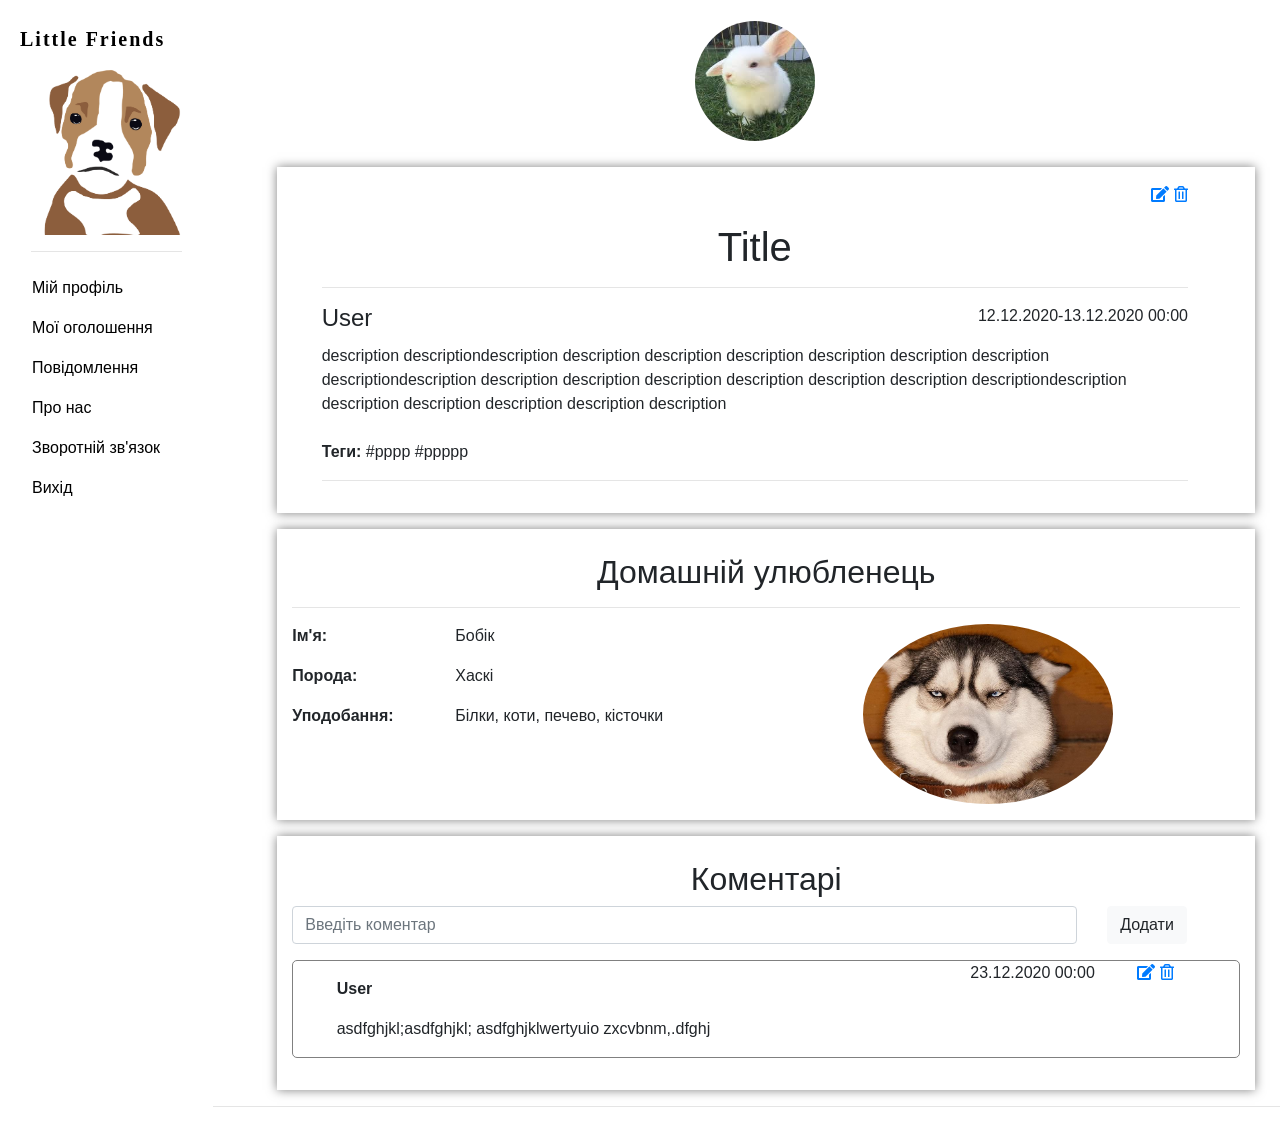
<file: front/templates/announcement/details.html>
<!DOCTYPE html>
<html>

    <head>
        <meta charset="utf-8">
        <meta http-equiv="X-UA-Compatible" content="IE=edge">
        <title>Little Friends</title>
        <meta name="description" content="Little Friends ...">
        <meta name="viewport" content="device = device-width, initial-scale=1">
        <link rel="stylesheet" type="text/css" href="../../static/css/style.css">
        <link rel="stylesheet" href="https://stackpath.bootstrapcdn.com/bootstrap/4.5.2/css/bootstrap.min.css" integrity="sha384-JcKb8q3iqJ61gNV9KGb8thSsNjpSL0n8PARn9HuZOnIxN0hoP+VmmDGMN5t9UJ0Z" crossorigin="anonymous">
    
        <script src="https://code.jquery.com/jquery-3.5.1.slim.min.js" integrity="sha384-DfXdz2htPH0lsSSs5nCTpuj/zy4C+OGpamoFVy38MVBnE+IbbVYUew+OrCXaRkfj" crossorigin="anonymous"></script>
        
        <script src="https://cdn.jsdelivr.net/npm/popper.js@1.16.1/dist/umd/popper.min.js" integrity="sha384-9/reFTGAW83EW2RDu2S0VKaIzap3H66lZH81PoYlFhbGU+6BZp6G7niu735Sk7lN" crossorigin="anonymous"></script>
        
        <script src="https://stackpath.bootstrapcdn.com/bootstrap/4.5.2/js/bootstrap.min.js" integrity="sha384-B4gt1jrGC7Jh4AgTPSdUtOBvfO8shuf57BaghqFfPlYxofvL8/KUEfYiJOMMV+rV" crossorigin="anonymous"></script>
        
        <link rel="stylesheet" href="https://use.fontawesome.com/releases/v5.0.13/css/all.css" integrity="sha384-DNOHZ68U8hZfKXOrtjWvjxusGo9WQnrNx2sqG0tfsghAvtVlRW3tvkXWZh58N9jp" crossorigin="anonymous">
    </head>
    <body>
        <div class="container-fluid">
            <div class="row">
                <div class="col-2">

                    <!-- left menu -->
                    <nav class="navbar">
                        <div class="row">
                            <h1><a href="../index.html" class="brand navbar-brand">Little Friends</a></h1>
                            <img class="img-fluid" src="../../static/img/logo-dog.png">
                        </div>
                        <br>
                        <hr>
                        <div class="row">
                            <ul class="nav navbar-nav bd-navbar-nav flex-column">
                                <li class="nav-item">
                                    <a class="nav-link active" href="#">Мій профіль</a>
                                </li>
                                <li class="nav-item">
                                    <a class="nav-link active" href="./my_announcements.html">Мої оголошення</a>
                                </li>
                                <li class="nav-item">
                                    <a class="nav-link" href="#">Повідомлення</a>
                                </li>
                                <li class="nav-item">
                                    <a class="nav-link" href="../home/about.html">Про нас</a>
                                </li>
                                <li class="nav-item">
                                    <a class="nav-link" href="#l">Зворотній зв'язок</a>
                                </li>
                                <li class="nav-item">
                                    <a class="nav-link" href="#" onclick="return confirm('Чи дійсно ви хочете вийти?')">Вихід</a>
                                </li>
                            </ul>
                        </div>
                    </nav>
                </div>
                <div class="col-10">

                    <!-- user photo -->
                    <img class="avatar" src="../../static/img/rub.jpg" alt="Avatar">

                    <div class="row">
                        <div class="announcement col-11">

                            <!-- announcement -->
                            <div class="row">
                                <div class="pad col-11">

                                    <!--admin or user is owner-->
                                    <p class="text-right"><a href="./edit.html"><i class="fas fa-edit"></i></a>
                                        <a href="../index.html" onclick="return confirm('Чи дійсно ви хочете видалити дане оголошення?')"><i class="far fa-trash-alt"></i></a></p>
                                    
                                    <!--information about announcement-->
                                    <h1 class="text-center">Title</h1>
                                    <hr>
                                    <div class="row">
                                        <div class="col-6">
                                            <h4>User</h4>
                                        </div>
                                        <div class="col-6">
                                            <p class="text-right">12.12.2020-13.12.2020 00:00</p>
                                        </div>
                                    </div>
                                    <article>
                                        description descriptiondescription description description description description description description descriptiondescription description description description description description description descriptiondescription description description description description description
                                    </article>
                                    <br>
                                    <p><strong>Теги:</strong>
                                    #pppp #ppppp</p>
                                    <hr>
                                </div>
                            </div>
                        </div>
                    </div>

                    <!--information about pets-->
                    <div class="row">
                        <div class="announcement col-11">
                            <br>
                            <h2 class="text-center">Домашній улюбленець</h2>
                                    <hr>
                                    <div class="row">
                                        <div class="col-2">
                                            <p><strong>Ім'я:</strong></p>
                                            <p><strong>Порода: </strong></p>
                                            <p><strong>Уподобання:</strong></p>
                                        </div>
                                        <div class="col-5">
                                            <p>Бобік</p>
                                            <p>Хаскі</p>
                                            <p>Білки, коти, печево, кісточки</p>
                                        </div>
                                        <div class="col-5">
                                            <img src="../../static/img/bobik.jpg" class="pet img-fluid">
                                        </div>
                                    </div>
                        </div>
                    </div>

                    <div class="row">
                        <div class="announcement col-11">
                            <br>
                            <h2 class="text-center">Коментарі</h2>

                            <!--add comments-->
                            <form class="form row" method="POST">
                                <div class="col-10">
                                    <input type="text" class="form-control" name="comment" placeholder="Введіть коментар">
                                </div>
                                <div class="col-2">
                                <input type="submit" class="btn btn-light" value="Додати">
                            </div>
                            </form>

                            <!--comments-->
                            <div class="comment container-fluid">
                                <div class="row">
                                    <div class="pad col-5">
                                        <strong>User</strong>
                                    </div>
                                    <div class="col-5">
                                        <p class="text-right">23.12.2020 00:00</p>
                                    </div>

                                    <!--for owner and admin-->
                                    <div class="col-1">
                                        <p class="text-right"><a href="./edit.html"><i class="fas fa-edit"></i></a>
                                            <a href="#" onclick="return confirm('Чи дійсно ви хочете видалити дане оголошення?')"><i class="far fa-trash-alt"></i></a>
                                    </div>

                                </div>
                                <div class="row">
                                    <div class="pad col-11">
                                        <p>
                                            asdfghjkl;asdfghjkl;   asdfghjklwertyuio zxcvbnm,.dfghj
                                        </p>
                                    </div>
                                </div>
                            </div>
                        </div>
                        <hr>
                    </div>
                </div>
            </div>
        </div>
    </body>
</html
</file>
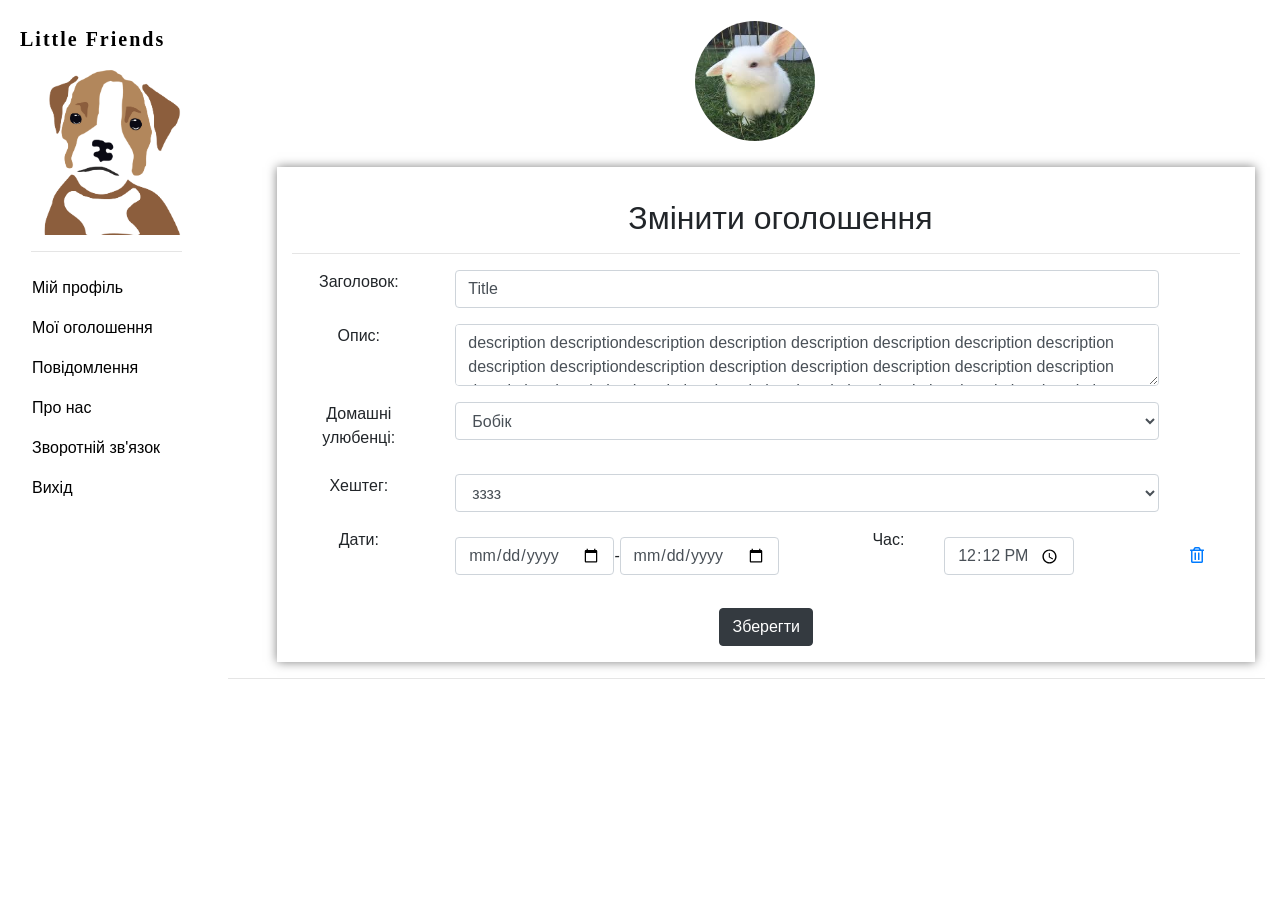
<file: front/templates/announcement/edit.html>
<!DOCTYPE html>
<html>

    <head>
        <meta charset="utf-8">
        <meta http-equiv="X-UA-Compatible" content="IE=edge">
        <title>Little Friends</title>
        <meta name="description" content="Little Friends ...">
        <meta name="viewport" content="device = device-width, initial-scale=1">
        <link rel="stylesheet" type="text/css" href="../../static/css/style.css">
        <link rel="stylesheet" href="https://stackpath.bootstrapcdn.com/bootstrap/4.5.2/css/bootstrap.min.css" integrity="sha384-JcKb8q3iqJ61gNV9KGb8thSsNjpSL0n8PARn9HuZOnIxN0hoP+VmmDGMN5t9UJ0Z" crossorigin="anonymous">
    
        <script src="https://code.jquery.com/jquery-3.5.1.slim.min.js" integrity="sha384-DfXdz2htPH0lsSSs5nCTpuj/zy4C+OGpamoFVy38MVBnE+IbbVYUew+OrCXaRkfj" crossorigin="anonymous"></script>
        
        <script src="https://cdn.jsdelivr.net/npm/popper.js@1.16.1/dist/umd/popper.min.js" integrity="sha384-9/reFTGAW83EW2RDu2S0VKaIzap3H66lZH81PoYlFhbGU+6BZp6G7niu735Sk7lN" crossorigin="anonymous"></script>
        
        <script src="https://stackpath.bootstrapcdn.com/bootstrap/4.5.2/js/bootstrap.min.js" integrity="sha384-B4gt1jrGC7Jh4AgTPSdUtOBvfO8shuf57BaghqFfPlYxofvL8/KUEfYiJOMMV+rV" crossorigin="anonymous"></script>
        
        <link rel="stylesheet" href="https://use.fontawesome.com/releases/v5.0.13/css/all.css" integrity="sha384-DNOHZ68U8hZfKXOrtjWvjxusGo9WQnrNx2sqG0tfsghAvtVlRW3tvkXWZh58N9jp" crossorigin="anonymous">
    </head>
    <body>
        <div class="container-fluid">
            <div class="row">
                <div class="col-2">

                    <!-- left menu -->
                    <nav class="navbar">
                        <div class="row">
                            <h1><a href="../index.html" class="brand navbar-brand">Little Friends</a></h1>
                            <img class="img-fluid" src="../../static/img/logo-dog.png">
                        </div>
                        <br>
                        <hr>
                        <div class="row">
                            <ul class="nav navbar-nav bd-navbar-nav flex-column">
                                <li class="nav-item">
                                    <a class="nav-link active" href="#">Мій профіль</a>
                                </li>
                                <li class="nav-item">
                                    <a class="nav-link active" href="./my_announcements.html">Мої оголошення</a>
                                </li>
                                <li class="nav-item">
                                    <a class="nav-link" href="#">Повідомлення</a>
                                </li>
                                <li class="nav-item">
                                    <a class="nav-link" href="../home/about.html">Про нас</a>
                                </li>
                                <li class="nav-item">
                                    <a class="nav-link" href="#">Зворотній зв'язок</a>
                                </li>
                                <li class="nav-item">
                                    <a class="nav-link" href="#" onclick="return confirm('Чи дійсно ви хочете вийти?')">Вихід</a>
                                </li>
                            </ul>
                        </div>
                    </nav>
                </div>
                <div class="col-10">

                    <!-- user photo -->
                    <img class="avatar" src="../../static/img/rub.jpg" alt="Avatar">

                    <div class="row">
                        <div class="announcement col-11">
                            <h2 class="pad text-center">Змінити оголошення</h2>
                            <hr>

                            <!-- form for change inf about announcement-->
                            <form method="POST" class="form text-center">
                                <div class="pad row">
                                    <div class="col-2">
                                        <label for="title" class="">Заголовок:</label>
                                    </div>
                                    <div class="col-9">
                                        <input type="text" id="title" class="form-control" value="Title">
                                    </div>
                                </div>
                                <div class="pad row">
                                    <div class="col-2">
                                        <label for="description" class="">Опис:</label>
                                    </div>
                                    <div class="col-9">
                                        <textarea id="description" class="form-control">description descriptiondescription description description description description description description descriptiondescription description description description description description description descriptiondescription description description description description description</textarea>
                                    </div>
                                </div>
                                <div class="pad row">
                                    <div class="col-2">
                                        <label for="pets" class="">Домашні улюбенці:</label>
                                    </div>
                                    <div class="col-9">
                                        <select id="pets" class="form-control">
                                            <option>Бобік</option>
                                            <option>Мерчі</option>
                                        </select>
                                    </div>
                                </div>
                                <div class="pad row">
                                    <div class="col-2">
                                        <label for="hashtag" class="">Хештег:</label>
                                    </div>
                                    <div class="col-9">
                                        <select id="hashtag" class="form-control">
                                            <option>зззз</option>
                                            <option>ииииии</option>
                                        </select>
                                    </div>
                                </div>
                                <div class="pad row">
                                    <div class="col-2">
                                        <label class="">Дати:</label>
                                    </div>
                                    <div class="col-5 form-inline">
                                        <input type="date" class="form-control" value="12/12/2020"> <i> - </i>
                                        <input type="date" class="form-control" value="2020/12/12">
                                    </div>
                                    <div class="col-1">
                                        <label class="">Час:</label>
                                    </div>
                                    <div class="col-3 form-inline">
                                        <input type="time" class="form-control" value="12:12">
                                    </div>
                                    <div class="col-1">
                                        <p class="pad text-left"> <a href="../index.html" onclick="return confirm('Чи дійсно ви хочете видалити дане оголошення?')"><i class="far fa-trash-alt"></i></a></p>
                                    </div>
                                </div>
                                <br>
                                <input type="submit" class="btn btn-dark" value="Зберегти">
                            </form>
                            
                        </div>
                    </div>
                    <hr>
                </div>
            </div>
        </div>
    </body>
</html
</file>
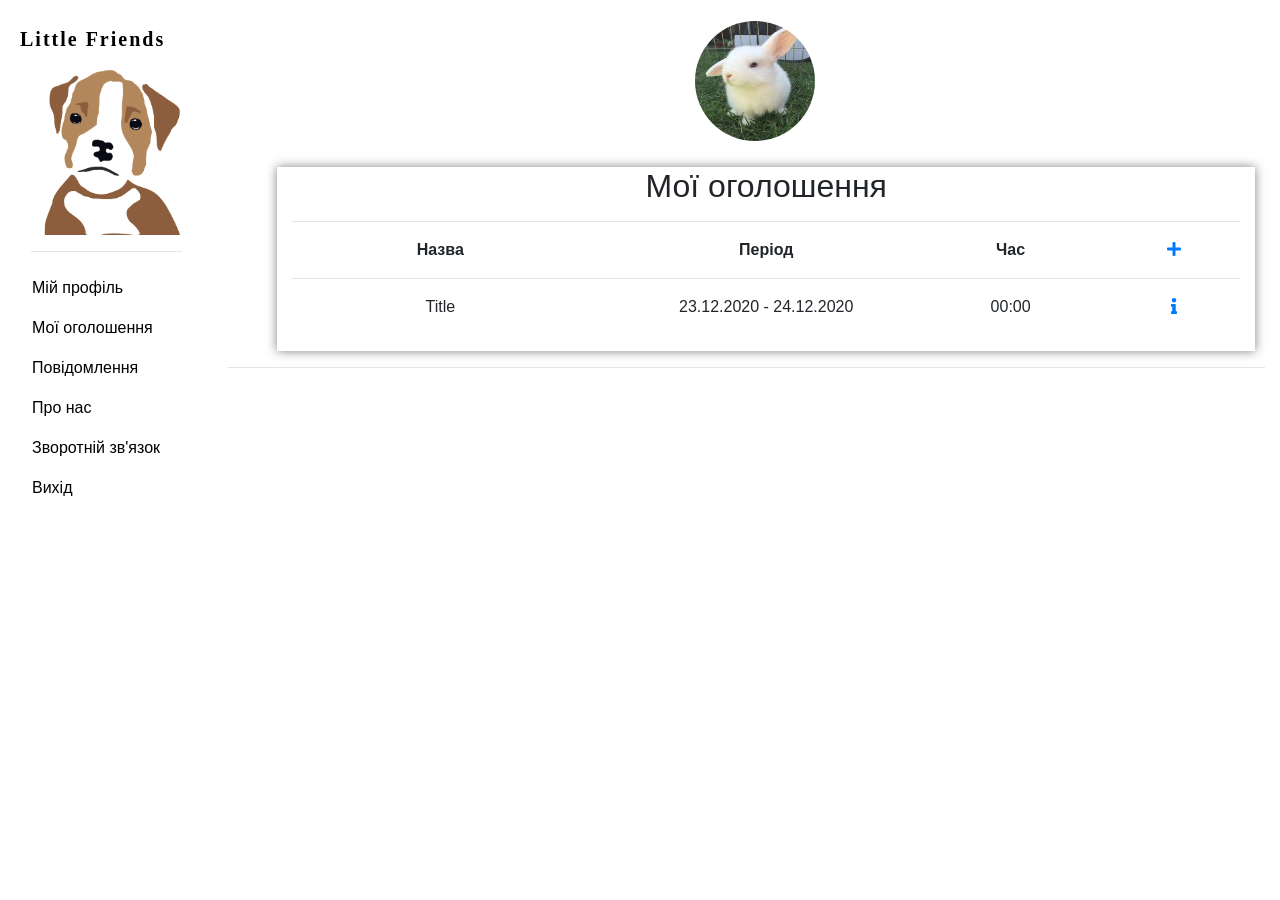
<file: front/templates/announcement/my_announcements.html>
<!DOCTYPE html>
<html>
    <head>
        <meta charset="utf-8">
        <meta http-equiv="X-UA-Compatible" content="IE=edge">
        <title>Little Friends</title>
        <meta name="description" content="Little Friends ...">
        <meta name="viewport" content="device = device-width, initial-scale=1">
        <link rel="stylesheet" type="text/css" href="../../static/css/style.css">
        <link rel="stylesheet" href="https://stackpath.bootstrapcdn.com/bootstrap/4.5.2/css/bootstrap.min.css" integrity="sha384-JcKb8q3iqJ61gNV9KGb8thSsNjpSL0n8PARn9HuZOnIxN0hoP+VmmDGMN5t9UJ0Z" crossorigin="anonymous">
    
        <script src="https://code.jquery.com/jquery-3.5.1.slim.min.js" integrity="sha384-DfXdz2htPH0lsSSs5nCTpuj/zy4C+OGpamoFVy38MVBnE+IbbVYUew+OrCXaRkfj" crossorigin="anonymous"></script>
        
        <script src="https://cdn.jsdelivr.net/npm/popper.js@1.16.1/dist/umd/popper.min.js" integrity="sha384-9/reFTGAW83EW2RDu2S0VKaIzap3H66lZH81PoYlFhbGU+6BZp6G7niu735Sk7lN" crossorigin="anonymous"></script>
        
        <script src="https://stackpath.bootstrapcdn.com/bootstrap/4.5.2/js/bootstrap.min.js" integrity="sha384-B4gt1jrGC7Jh4AgTPSdUtOBvfO8shuf57BaghqFfPlYxofvL8/KUEfYiJOMMV+rV" crossorigin="anonymous"></script>
        
        <link rel="stylesheet" href="https://use.fontawesome.com/releases/v5.0.13/css/all.css" integrity="sha384-DNOHZ68U8hZfKXOrtjWvjxusGo9WQnrNx2sqG0tfsghAvtVlRW3tvkXWZh58N9jp" crossorigin="anonymous">
    </head>
    <body>
        <div class="container-fluid">
            <div class="row">
                <div class="col-2">
                    
                    <!-- left menu -->
                    <nav class="navbar">
                        <div class="row">
                            <h1><a href="../index.html" class="brand navbar-brand">Little Friends</a></h1>
                            <img class="img-fluid" src="../../static/img/logo-dog.png">
                        </div>
                        <br>
                        <hr>
                        <div class="row">
                            <ul class="nav navbar-nav bd-navbar-nav flex-column">
                                <li class="nav-item">
                                    <a class="nav-link active" href="#">Мій профіль</a>
                                </li>
                                <li class="nav-item">
                                    <a class="nav-link active" href="#">Мої оголошення</a>
                                </li>
                                <li class="nav-item">
                                    <a class="nav-link" href="#">Повідомлення</a>
                                </li>
                                <li class="nav-item">
                                    <a class="nav-link" href="../home/about.html">Про нас</a>
                                </li>
                                <li class="nav-item">
                                    <a class="nav-link" href="#">Зворотній зв'язок</a>
                                </li>
                                <li class="nav-item">
                                    <a class="nav-link" href="#" onclick="return confirm('Чи дійсно ви хочете вийти?')">Вихід</a>
                                </li>
                            </ul>
                        </div>
                    </nav>
                </div>
                <div class="col-10">

                    <!-- user photo -->
                    <img class="avatar" src="../../static/img/rub.jpg" alt="Avatar">

                    <div class="row">
                        <div class="announcement col-11 text-center">
                            <h2>Мої оголошення</h2>
                            <hr>
                            <div class="row">
                                <div class="col-4">
                                    <strong>Назва</strong>
                                </div>
                                <div class="col-4">
                                    <strong>Період</strong>
                                </div>
                                <div class="col-2">
                                    <strong>Час</strong>
                                </div>
                                <div class="col-2">
                                    <a href="./create.html"><i class="fas fa-plus"></i></a>
                                </div>
                            </div>

                            <!--inf about my announcement-->
                            <hr>
                            <div class="row">
                                <div class="col-4">
                                    <p>Title</p>
                                </div>
                                <div class="col-4">
                                    <p>23.12.2020 - 24.12.2020</p>
                                </div>
                                <div class="col-2">
                                    <p>00:00</p>
                                </div>
                                <div class="col-2">
                                    <a href="./details.html"><i class="fas fa-info"></i></a>
                                </div>
                            </div>

                        </div>
                    </div>
                    <hr>
                </div>
            </div>
        </div>
    </body>
</html
</file>
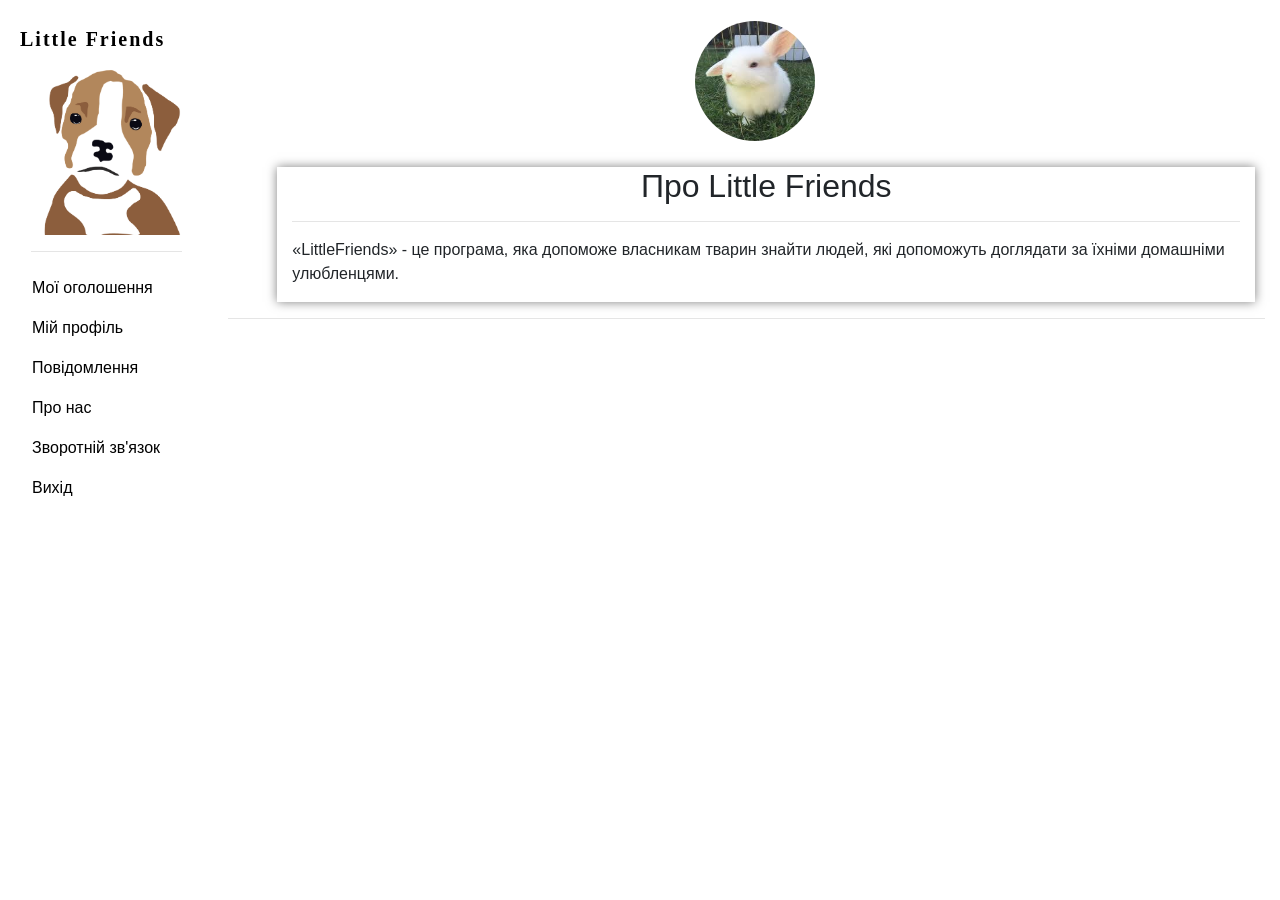
<file: front/templates/home/about.html>
<!DOCTYPE html>
<html>

    <head>
        <meta charset="utf-8">
        <meta http-equiv="X-UA-Compatible" content="IE=edge">
        <title>Little Friends</title>
        <meta name="description" content="Little Friends ...">
        <meta name="viewport" content="device = device-width, initial-scale=1">
        <link rel="stylesheet" type="text/css" href="../../static/css/style.css">
        <link rel="stylesheet" href="https://stackpath.bootstrapcdn.com/bootstrap/4.5.2/css/bootstrap.min.css" integrity="sha384-JcKb8q3iqJ61gNV9KGb8thSsNjpSL0n8PARn9HuZOnIxN0hoP+VmmDGMN5t9UJ0Z" crossorigin="anonymous">
    
        <script src="https://code.jquery.com/jquery-3.5.1.slim.min.js" integrity="sha384-DfXdz2htPH0lsSSs5nCTpuj/zy4C+OGpamoFVy38MVBnE+IbbVYUew+OrCXaRkfj" crossorigin="anonymous"></script>
        
        <script src="https://cdn.jsdelivr.net/npm/popper.js@1.16.1/dist/umd/popper.min.js" integrity="sha384-9/reFTGAW83EW2RDu2S0VKaIzap3H66lZH81PoYlFhbGU+6BZp6G7niu735Sk7lN" crossorigin="anonymous"></script>
        
        <script src="https://stackpath.bootstrapcdn.com/bootstrap/4.5.2/js/bootstrap.min.js" integrity="sha384-B4gt1jrGC7Jh4AgTPSdUtOBvfO8shuf57BaghqFfPlYxofvL8/KUEfYiJOMMV+rV" crossorigin="anonymous"></script>
        
        <link rel="stylesheet" href="https://use.fontawesome.com/releases/v5.0.13/css/all.css" integrity="sha384-DNOHZ68U8hZfKXOrtjWvjxusGo9WQnrNx2sqG0tfsghAvtVlRW3tvkXWZh58N9jp" crossorigin="anonymous">
    </head>
    <body>
        <div class="container-fluid">
            <div class="row">
                <div class="col-2">

                    <!-- left menu -->
                    <nav class="navbar">
                        <div class="row">
                            <h1><a href="../index.html" class="brand navbar-brand">Little Friends</a></h1>
                            <img class="img-fluid" src="../../static/img/logo-dog.png">
                        </div>
                        <br>
                        <hr>
                        <div class="row">
                            <ul class="nav navbar-nav bd-navbar-nav flex-column">
                                <li class="nav-item">
                                    <a class="nav-link active" href="../announcement/my_announcements.html">Мої оголошення</a>
                                </li>
                                <li class="nav-item">
                                    <a class="nav-link active" href="#">Мій профіль</a>
                                </li>
                                <li class="nav-item">
                                    <a class="nav-link" href="#">Повідомлення</a>
                                </li>
                                <li class="nav-item">
                                    <a class="nav-link" href="#">Про нас</a>
                                </li>
                                <li class="nav-item">
                                    <a class="nav-link" href="#">Зворотній зв'язок</a>
                                </li>
                                <li class="nav-item">
                                    <a class="nav-link" href="#" onclick="return confirm('Чи дійсно ви хочете вийти?')">Вихід</a>
                                </li>
                            </ul>
                        </div>
                    </nav>
                </div>
                <div class="col-10">

                    <!-- user photo -->
                    <img class="avatar" src="../../static/img/rub.jpg" alt="Avatar">

                    <!--information about project-->
                    <div class="row">
                        <div class="announcement col-11">
                            <h2 class="text-center">Про Little Friends</h2>
                            <hr>
                            <article>
                                «LittleFriends» - це програма, яка допоможе власникам тварин знайти людей, які допоможуть доглядати за їхніми домашніми улюбленцями. 
                            </article>
                        </div>   
                    </div>
                    <hr>
                </div>
            </div>
        </div>
    </body>
</html
</file>
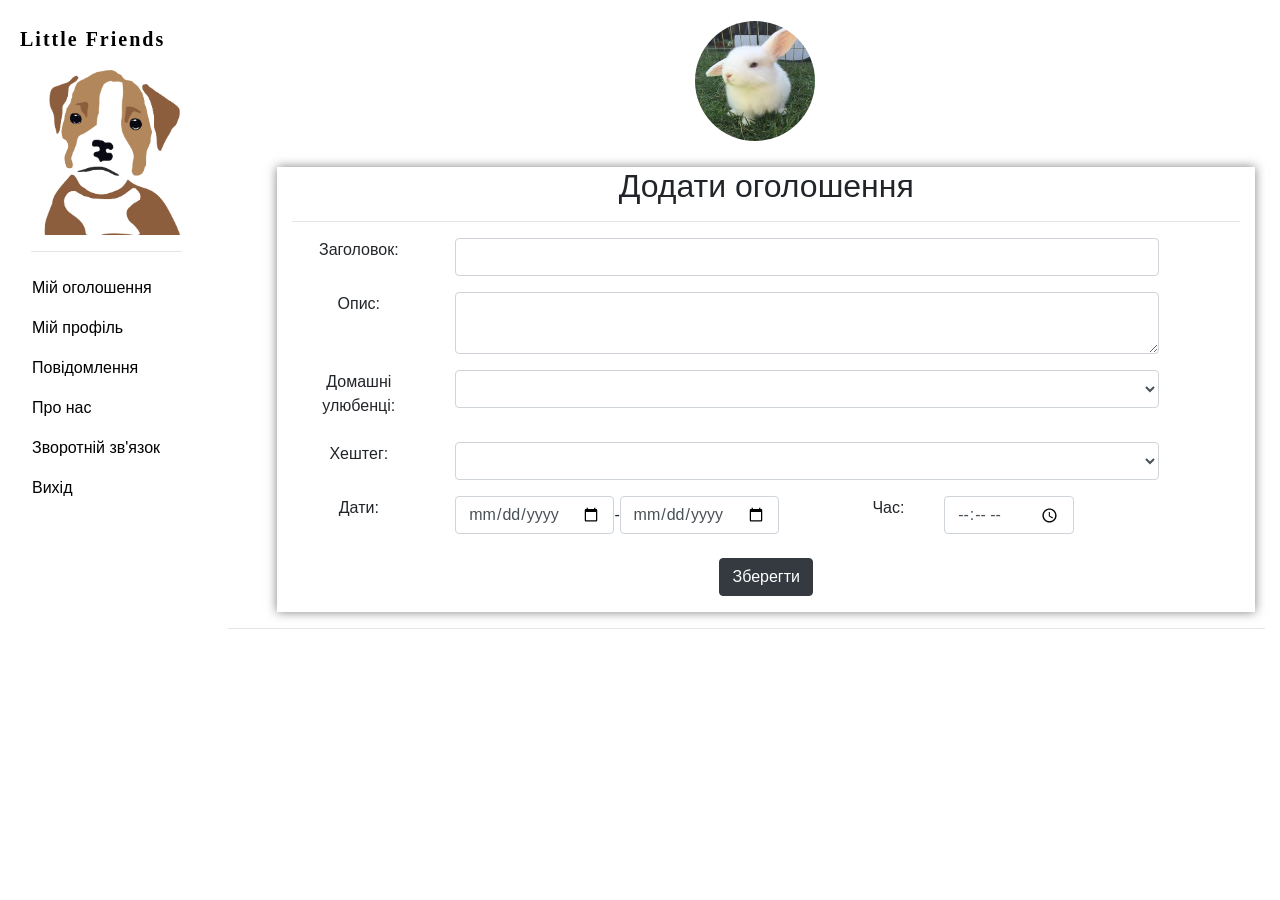
<file: front/views/announcement/create.html>
<!DOCTYPE html>
<html>

    <head>
        <meta charset="utf-8">
        <meta http-equiv="X-UA-Compatible" content="IE=edge">
        <title>Little Friends</title>
        <meta name="description" content="Little Friends ...">
        <meta name="viewport" content="device = device-width, initial-scale=1">
        <link rel="stylesheet" type="text/css" href="../../templates/css/style.css">
        <link rel="stylesheet" href="https://stackpath.bootstrapcdn.com/bootstrap/4.5.2/css/bootstrap.min.css" integrity="sha384-JcKb8q3iqJ61gNV9KGb8thSsNjpSL0n8PARn9HuZOnIxN0hoP+VmmDGMN5t9UJ0Z" crossorigin="anonymous">
    
        <script src="https://code.jquery.com/jquery-3.5.1.slim.min.js" integrity="sha384-DfXdz2htPH0lsSSs5nCTpuj/zy4C+OGpamoFVy38MVBnE+IbbVYUew+OrCXaRkfj" crossorigin="anonymous"></script>
        
        <script src="https://cdn.jsdelivr.net/npm/popper.js@1.16.1/dist/umd/popper.min.js" integrity="sha384-9/reFTGAW83EW2RDu2S0VKaIzap3H66lZH81PoYlFhbGU+6BZp6G7niu735Sk7lN" crossorigin="anonymous"></script>
        
        <script src="https://stackpath.bootstrapcdn.com/bootstrap/4.5.2/js/bootstrap.min.js" integrity="sha384-B4gt1jrGC7Jh4AgTPSdUtOBvfO8shuf57BaghqFfPlYxofvL8/KUEfYiJOMMV+rV" crossorigin="anonymous"></script>
        
        <link rel="stylesheet" href="https://use.fontawesome.com/releases/v5.0.13/css/all.css" integrity="sha384-DNOHZ68U8hZfKXOrtjWvjxusGo9WQnrNx2sqG0tfsghAvtVlRW3tvkXWZh58N9jp" crossorigin="anonymous">
    </head>
    <body>
        <div class="container-fluid">
            <div class="row">
                <div class="col-2">

                    <!-- left menu -->
                    <nav class="navbar">
                        <div class="row">
                            <h1><a href="../index.html" class="brand navbar-brand">Little Friends</a></h1>
                            <img class="img-fluid" src="../../templates/img/logo-dog.png">
                        </div>
                        <br>
                        <hr>
                        <div class="row">
                            <ul class="nav navbar-nav bd-navbar-nav flex-column">
                                <li class="nav-item">
                                    <a class="nav-link active" href="./announcement/my_announcements.html">Мій оголошення</a>
                                </li>
                                <li class="nav-item">
                                    <a class="nav-link active" href="./my_profile.html">Мій профіль</a>
                                </li>
                                <li class="nav-item">
                                    <a class="nav-link" href="./message.html">Повідомлення</a>
                                </li>
                                <li class="nav-item">
                                    <a class="nav-link" href="./about.html">Про нас</a>
                                </li>
                                <li class="nav-item">
                                    <a class="nav-link" href="./contact.html">Зворотній зв'язок</a>
                                </li>
                                <li class="nav-item">
                                    <a class="nav-link" href="./login.html" onclick="return confirm('Чи дійсно ви хочете вийти?')">Вихід</a>
                                </li>
                            </ul>
                        </div>
                    </nav>
                </div>
                <div class="col-10">

                    <!-- user photo -->
                    <img class="avatar" src="../../templates/img/rub.jpg" alt="Avatar">

                    <div class="row">
                        <div class="announcement col-11">

                            <!-- form for change inf about announcement-->
                            <form method="POST" class="form text-center">
                                <h2>Додати оголошення</h2>
                                <hr>
                                <div class="pad row">
                                    <div class="col-2">
                                        <label for="title" class="">Заголовок:</label>
                                    </div>
                                    <div class="col-9">
                                        <input type="text" id="title" class="form-control">
                                    </div>
                                </div>
                                <div class="pad row">
                                    <div class="col-2">
                                        <label for="description" class="">Опис:</label>
                                    </div>
                                    <div class="col-9">
                                        <textarea id="description" class="form-control"></textarea>
                                    </div>
                                </div>
                                <div class="pad row">
                                    <div class="col-2">
                                        <label for="pets" class="">Домашні улюбенці:</label>
                                    </div>
                                    <div class="col-9">
                                        <select id="pets" class="form-control">
                                            <option></option>
                                            <option>Мерчі</option>
                                        </select>
                                    </div>
                                </div>
                                <div class="pad row">
                                    <div class="col-2">
                                        <label for="hashtag" class="">Хештег:</label>
                                    </div>
                                    <div class="col-9">
                                        <select id="hashtag" class="form-control">
                                            <option></option>
                                            <option>зззз</option>
                                            <option>ииииии</option>
                                        </select>
                                    </div>
                                </div>
                                <div class="pad row">
                                    <div class="col-2">
                                        <label class="">Дати:</label>
                                    </div>
                                    <div class="col-5 form-inline">
                                        <input type="date" class="form-control" > <i> - </i>
                                        <input type="date" class="form-control">
                                    </div>
                                    <div class="col-1">
                                        <label class="">Час:</label>
                                    </div>
                                    <div class="col-4 form-inline">
                                        <input type="time" class="form-control">
                                    </div>
                                </div>
                                <br>
                                <input type="submit" class="btn btn-dark" value="Зберегти">
                            </form>
                            
                        </div>    
                    </div>
                    <hr>
                </div>
            </div>
        </div>
    </body>
</html
</file>
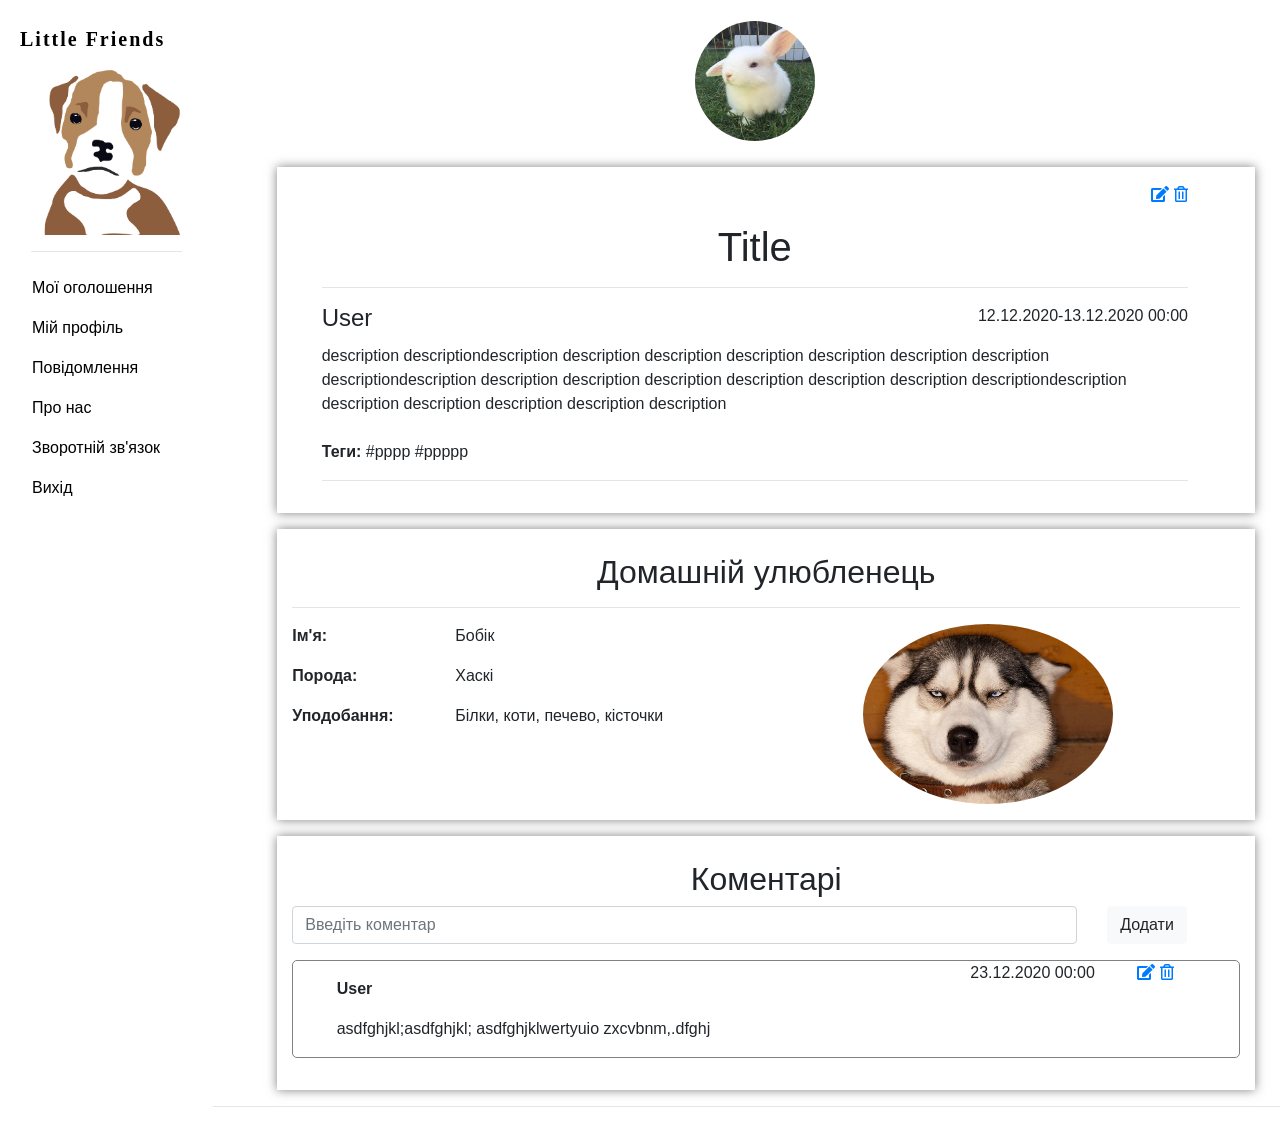
<file: front/views/announcement/details.html>
<!DOCTYPE html>
<html>

    <head>
        <meta charset="utf-8">
        <meta http-equiv="X-UA-Compatible" content="IE=edge">
        <title>Little Friends</title>
        <meta name="description" content="Little Friends ...">
        <meta name="viewport" content="device = device-width, initial-scale=1">
        <link rel="stylesheet" type="text/css" href="../../templates/css/style.css">
        <link rel="stylesheet" href="https://stackpath.bootstrapcdn.com/bootstrap/4.5.2/css/bootstrap.min.css" integrity="sha384-JcKb8q3iqJ61gNV9KGb8thSsNjpSL0n8PARn9HuZOnIxN0hoP+VmmDGMN5t9UJ0Z" crossorigin="anonymous">
    
        <script src="https://code.jquery.com/jquery-3.5.1.slim.min.js" integrity="sha384-DfXdz2htPH0lsSSs5nCTpuj/zy4C+OGpamoFVy38MVBnE+IbbVYUew+OrCXaRkfj" crossorigin="anonymous"></script>
        
        <script src="https://cdn.jsdelivr.net/npm/popper.js@1.16.1/dist/umd/popper.min.js" integrity="sha384-9/reFTGAW83EW2RDu2S0VKaIzap3H66lZH81PoYlFhbGU+6BZp6G7niu735Sk7lN" crossorigin="anonymous"></script>
        
        <script src="https://stackpath.bootstrapcdn.com/bootstrap/4.5.2/js/bootstrap.min.js" integrity="sha384-B4gt1jrGC7Jh4AgTPSdUtOBvfO8shuf57BaghqFfPlYxofvL8/KUEfYiJOMMV+rV" crossorigin="anonymous"></script>
        
        <link rel="stylesheet" href="https://use.fontawesome.com/releases/v5.0.13/css/all.css" integrity="sha384-DNOHZ68U8hZfKXOrtjWvjxusGo9WQnrNx2sqG0tfsghAvtVlRW3tvkXWZh58N9jp" crossorigin="anonymous">
    </head>
    <body>
        <div class="container-fluid">
            <div class="row">
                <div class="col-2">

                    <!-- left menu -->
                    <nav class="navbar">
                        <div class="row">
                            <h1><a href="../index.html" class="brand navbar-brand">Little Friends</a></h1>
                            <img class="img-fluid" src="../../templates/img/logo-dog.png">
                        </div>
                        <br>
                        <hr>
                        <div class="row">
                            <ul class="nav navbar-nav bd-navbar-nav flex-column">
                                <li class="nav-item">
                                    <a class="nav-link active" href="./announcement/my_announcements.html">Мої оголошення</a>
                                </li>
                                <li class="nav-item">
                                    <a class="nav-link active" href="./my_profile.html">Мій профіль</a>
                                </li>
                                <li class="nav-item">
                                    <a class="nav-link" href="./message.html">Повідомлення</a>
                                </li>
                                <li class="nav-item">
                                    <a class="nav-link" href="./about.html">Про нас</a>
                                </li>
                                <li class="nav-item">
                                    <a class="nav-link" href="./contact.html">Зворотній зв'язок</a>
                                </li>
                                <li class="nav-item">
                                    <a class="nav-link" href="./login.html" onclick="return confirm('Чи дійсно ви хочете вийти?')">Вихід</a>
                                </li>
                            </ul>
                        </div>
                    </nav>
                </div>
                <div class="col-10">

                    <!-- user photo -->
                    <img class="avatar" src="../../templates/img/rub.jpg" alt="Avatar">

                    <div class="row">
                        <div class="announcement col-11">

                            <!-- announcement -->
                            <div class="row">
                                <div class="pad col-11">

                                    <!--admin or user is owner-->
                                    <p class="text-right"><a href="./edit.html"><i class="fas fa-edit"></i></a>
                                        <a href="../index.html" onclick="return confirm('Чи дійсно ви хочете видалити дане оголошення?')"><i class="far fa-trash-alt"></i></a></p>
                                    
                                    <!--information about announcement-->
                                    <h1 class="text-center">Title</h1>
                                    <hr>
                                    <div class="row">
                                        <div class="col-6">
                                            <h4>User</h4>
                                        </div>
                                        <div class="col-6">
                                            <p class="text-right">12.12.2020-13.12.2020 00:00</p>
                                        </div>
                                    </div>
                                    <article>
                                        description descriptiondescription description description description description description description descriptiondescription description description description description description description descriptiondescription description description description description description
                                    </article>
                                    <br>
                                    <p><strong>Теги:</strong>
                                    #pppp #ppppp</p>
                                    <hr>
                                </div>
                            </div>
                        </div>
                    </div>

                    <!--information about pets-->
                    <div class="row">
                        <div class="announcement col-11">
                            <br>
                            <h2 class="text-center">Домашній улюбленець</h2>
                                    <hr>
                                    <div class="row">
                                        <div class="col-2">
                                            <p><strong>Ім'я:</strong></p>
                                            <p><strong>Порода: </strong></p>
                                            <p><strong>Уподобання:</strong></p>
                                        </div>
                                        <div class="col-5">
                                            <p>Бобік</p>
                                            <p>Хаскі</p>
                                            <p>Білки, коти, печево, кісточки</p>
                                        </div>
                                        <div class="col-5">
                                            <img src="../../templates/img/bobik.jpg" class="pet img-fluid">
                                        </div>
                                    </div>
                        </div>
                    </div>

                    <div class="row">
                        <div class="announcement col-11">
                            <br>
                            <h2 class="text-center">Коментарі</h2>

                            <!--add comments-->
                            <form class="form row" method="POST">
                                <div class="col-10">
                                    <input type="text" class="form-control" name="comment" placeholder="Введіть коментар">
                                </div>
                                <div class="col-2">
                                <input type="submit" class="btn btn-light" value="Додати">
                            </div>
                            </form>

                            <!--comments-->
                            <div class="comment container-fluid">
                                <div class="row">
                                    <div class="pad col-5">
                                        <strong>User</strong>
                                    </div>
                                    <div class="col-5">
                                        <p class="text-right">23.12.2020 00:00</p>
                                    </div>

                                    <!--for owner and admin-->
                                    <div class="col-1">
                                        <p class="text-right"><a href="./edit.html"><i class="fas fa-edit"></i></a>
                                            <a href="#" onclick="return confirm('Чи дійсно ви хочете видалити дане оголошення?')"><i class="far fa-trash-alt"></i></a>
                                    </div>

                                </div>
                                <div class="row">
                                    <div class="pad col-11">
                                        <p>
                                            asdfghjkl;asdfghjkl;   asdfghjklwertyuio zxcvbnm,.dfghj
                                        </p>
                                    </div>
                                </div>
                            </div>
                        </div>
                        <hr>
                    </div>
                </div>
            </div>
        </div>
    </body>
</html
</file>
<file: front/static/css/style.css>
.brand{
    color: black;
    text-align: center;
    font-weight: bold;
    font-family: 'Cormorant Garamond';
    margin-left: 0.2em;
    letter-spacing: 0.1em;
}
.brand:hover{
    color:black;
}

.brand-not{
    color: black;
    text-align: center;
    font-weight: bold;
    font-family: 'Cormorant Garamond';
    margin-left: 0.2em;
    letter-spacing: 0.2em;
    margin-top: 7%;
    margin-bottom: 7%;
}
.avatar{
    vertical-align: middle;
    width: 120px;
    height: 120px;
    border-radius: 50%;
    margin-top: 2%;
    margin-left: 45%;
    margin-bottom: 1%;
}
hr {width: 100%;margin-left: auto;margin-right: auto;}

.top-menu{
    font-size: 1.1em;
    text-align: center;
    padding-bottom: 1em;
    box-shadow: 0 0 10px rgba(0,0,0,0.5);
}
.top-menu-item{
    text-align: center;
    padding-top: 1em;
    padding-right: 1em;
    border: white solid;
    background-color: white;
}
.img-fluid{
    min-width: 120px;
}

.nav-item{
    padding-left: 1em;
}
.nav-link{
    color:black;
}

.nav-link:hover{
    color:grey;
}

.announcement{
    margin-top: 1em;
    margin-left: 4em;
    padding-bottom: 1em;
    box-shadow: 0 0 10px rgba(0,0,0,0.5);
}
.user-img{
    margin-top: 0.5em;
    vertical-align: middle;
    width:60px;
    height:60px;
    border-radius: 50%;
}
.announcement-link{
    color:darkblue;
    text-decoration: underline;
}

.announcement-link:hover{
    color: blue;
}

.pad{
    margin-left: 3%;
    margin-top: 1em;
}

.comment{
    border: gray solid 1px;
    margin: 1em;
    border-radius: 5px;

}

.pet{
    vertical-align: middle;
    width: 250px;
    height: 250px;
    border-radius: 50%;
}
</file>
<file: front/templates/css/style.css>
.brand{
    color: black;
    text-align: center;
    font-weight: bold;
    font-family: 'Cormorant Garamond';
    margin-left: 0.2em;
    letter-spacing: 0.1em;
}
.brand:hover{
    color:black;
}

.brand-not{
    color: black;
    text-align: center;
    font-weight: bold;
    font-family: 'Cormorant Garamond';
    margin-left: 0.2em;
    letter-spacing: 0.2em;
    margin-top: 7%;
    margin-bottom: 7%;
}
.avatar{
    vertical-align: middle;
    width: 120px;
    height: 120px;
    border-radius: 50%;
    margin-top: 2%;
    margin-left: 45%;
    margin-bottom: 1%;
}
hr {width: 100%;margin-left: auto;margin-right: auto;}

.top-menu{
    font-size: 1.1em;
    text-align: center;
    padding-bottom: 1em;
    box-shadow: 0 0 10px rgba(0,0,0,0.5);
}
.top-menu-item{
    text-align: center;
    padding-top: 1em;
    padding-right: 1em;
    border: white solid;
    background-color: white;
}
.img-fluid{
    min-width: 120px;
}

.nav-item{
    padding-left: 1em;
}
.nav-link{
    color:black;
}

.nav-link:hover{
    color:grey;
}

.announcement{
    margin-top: 1em;
    margin-left: 4em;
    padding-bottom: 1em;
    box-shadow: 0 0 10px rgba(0,0,0,0.5);
}
.user-img{
    margin-top: 0.5em;
    vertical-align: middle;
    width:60px;
    height:60px;
    border-radius: 50%;
}
.announcement-link{
    color:darkblue;
    text-decoration: underline;
}

.announcement-link:hover{
    color: blue;
}

.pad{
    margin-left: 3%;
    margin-top: 1em;
}

.comment{
    border: gray solid 1px;
    margin: 1em;
    border-radius: 5px;

}

.pet{
    vertical-align: middle;
    width: 250px;
    height: 250px;
    border-radius: 50%;
}
</file>
<file: project/templates/css/style.css>
.brand{
    color: black;
    text-align: center;
    font-weight: bold;
    font-family: 'Cormorant Garamond';
    margin-left: 0.2em;
    letter-spacing: 0.1em;
}
.brand:hover{
    color:black;
}
.avatar{
    vertical-align: middle;
    width: 120px;
    height: 120px;
    border-radius: 50%;
    margin-top: 3%;
    margin-left: 45%;
    margin-bottom: 5%;
}
hr {width: 100%;margin-left: auto;margin-right: auto;}

.top-menu{
    font-size: 1.1em;
    text-align: center;
    padding-bottom: 1em;
    box-shadow: 0 0 10px rgba(0,0,0,0.5);
}
.top-menu-item{
    text-align: center;
    padding-top: 1em;
    padding-right: 1em;
    border: white solid;
    background-color: white;
}
.img-fluid{
    min-width: 120px;
}

.nav-item{
    padding-left: 1em;
}
.nav-link{
    color:black;
}

.nav-link:hover{
    color:grey;
}

.announcement{
    margin-top: 1em;
    margin-left: 4em;
    padding-bottom: 1em;
    box-shadow: 0 0 10px rgba(0,0,0,0.5);
}
.user-img{
    margin-top: 0.5em;
    vertical-align: middle;
    width:60px;
    height:60px;
    border-radius: 50%;
}
.announcement-link{
    color:darkblue;
    text-decoration: underline;
}

.announcement-link:hover{
    color: blue;
}
</file>
<file: templates/css/style.css>
.brand{
    color: black;
    text-align: center;
    font-weight: bold;
    font-family: 'Cormorant Garamond';
    margin-left: 0.2em;
    letter-spacing: 0.1em;
}
.brand:hover{
    color:black;
}

.brand-not{
    color: black;
    text-align: center;
    font-weight: bold;
    font-family: 'Cormorant Garamond';
    margin-left: 0.2em;
    letter-spacing: 0.2em;
    margin-top: 7%;
    margin-bottom: 7%;
}
.avatar{
    vertical-align: middle;
    width: 120px;
    height: 120px;
    border-radius: 50%;
    margin-top: 2%;
    margin-left: 45%;
    margin-bottom: 1%;
}
hr {width: 100%;margin-left: auto;margin-right: auto;}

.top-menu{
    font-size: 1.1em;
    text-align: center;
    padding-bottom: 1em;
    box-shadow: 0 0 10px rgba(0,0,0,0.5);
}
.top-menu-item{
    text-align: center;
    padding-top: 1em;
    padding-right: 1em;
    border: white solid;
    background-color: white;
}
.img-fluid{
    min-width: 120px;
}

.nav-item{
    padding-left: 1em;
}
.nav-link{
    color:black;
}

.nav-link:hover{
    color:grey;
}

.announcement{
    margin-top: 1em;
    margin-left: 4em;
    padding-bottom: 1em;
    box-shadow: 0 0 10px rgba(0,0,0,0.5);
}
.user-img{
    margin-top: 0.5em;
    vertical-align: middle;
    width:60px;
    height:60px;
    border-radius: 50%;
}
.announcement-link{
    color:darkblue;
    text-decoration: underline;
}

.announcement-link:hover{
    color: blue;
}

.pad{
    margin-left: 3%;
    margin-top: 1em;
}

.comment{
    border: gray solid 1px;
    margin: 1em;
    border-radius: 5px;

}

.pet{
    vertical-align: middle;
    width: 250px;
    height: 250px;
    border-radius: 50%;
}
</file>
